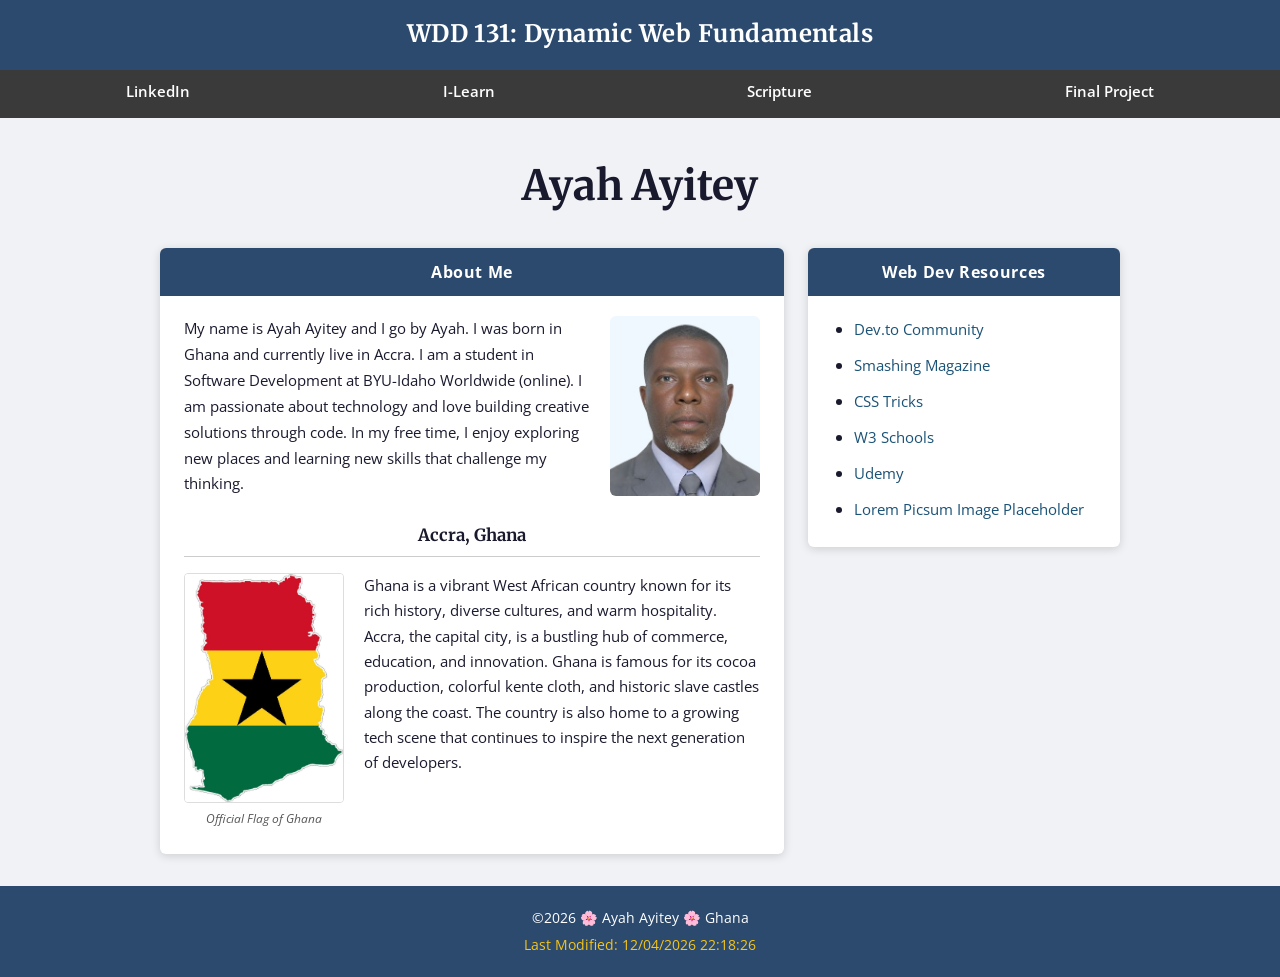
<file: index.html>
<!DOCTYPE html>
<html lang="en">
  <head>
    <meta charset="UTF-8" />
    <meta name="viewport" content="width=device-width, initial-scale=1.0" />
    <title>WDD 131 – Dynamic Web Fundamentals – Ayah Ayitey</title>
    <meta
      name="description"
      content="WDD 131 – Dynamic Web Fundamentals. Ayah Ayitey. BYU-Idaho Worldwide student from Accra, Ghana exploring HTML, CSS, and JavaScript."
    />
    <meta name="author" content="Ayah Ayitey" />

    <!-- Google Fonts – preconnect + stylesheet link (no @import) -->
    <link rel="preconnect" href="https://fonts.googleapis.com" />
    <link rel="preconnect" href="https://fonts.gstatic.com" crossorigin />
    <link href="https://fonts.googleapis.com/css2?family=Merriweather:wght@400;700&family=Open+Sans:wght@400;600&display=swap" rel="stylesheet" />

    <!-- Main stylesheet -->
    <link rel="stylesheet" href="styles/base.css" />

    <!-- JavaScript – deferred so DOM is ready before execution -->
    <script src="scripts/getdates.js" defer></script>
  </head>

  <body>
    <!-- ===================== HEADER ===================== -->
    <header>
      <span id="course-title">WDD 131: Dynamic Web Fundamentals</span>

      <nav aria-label="Primary navigation">
        <a href="https://www.linkedin.com/" target="_blank" rel="noopener noreferrer">LinkedIn</a>
        <a href="https://byupw.instructure.com/" target="_blank" rel="noopener noreferrer">I-Learn</a>
        <a
          href="https://www.churchofjesuschrist.org/study/scriptures/bofm/1-ne/3?lang=eng&id=p7#p7"
          target="_blank"
          rel="noopener noreferrer"
          >Scripture</a
        >
        <a href="project/" aria-label="Final Project folder (placeholder)">Final Project</a>
      </nav>
    </header>

    <!-- ===================== MAIN ===================== -->
    <main>
      <h1>Ayah Ayitey</h1>

      <div class="cards-grid">

        <!-- ── Card 1: About Me ── -->
        <section class="card" id="about-card">
          <div class="card-header">
            <h2>About Me</h2>
          </div>
          <div class="card-body">

            <!-- Bio row: text + portrait -->
            <div class="bio-row">
              <p>
                My name is Ayah Ayitey and I go by Ayah. I was born in Ghana and currently live
                in Accra. I am a student in Software Development at BYU-Idaho Worldwide (online).
                I am passionate about technology and love building creative solutions through code.
                In my free time, I enjoy exploring new places and learning new skills that
                challenge my thinking.
              </p>
              <figure class="portrait">
                <img
                  src="images/ayah-ayitey.jpg"
                  alt="Portrait of Ayah Ayitey"
                  width="150"
                  height="180"
                  loading="eager"
                />
              </figure>
            </div>

            <!-- Hometown section -->
            <div class="hometown">
              <h3>Accra, Ghana</h3>
              <hr />
              <div class="hometown-row">
                <figure class="flag">
                  <img
                    src="images/ghana.jpg"
                    alt="Flag of Ghana"
                    width="160"
                    loading="lazy"
                  />
                  <figcaption>Official Flag of Ghana</figcaption>
                </figure>
                <p>
                  Ghana is a vibrant West African country known for its rich history, diverse
                  cultures, and warm hospitality. Accra, the capital city, is a bustling hub of
                  commerce, education, and innovation. Ghana is famous for its cocoa production,
                  colorful kente cloth, and historic slave castles along the coast. The country
                  is also home to a growing tech scene that continues to inspire the next
                  generation of developers.
                </p>
              </div>
            </div>

          </div><!-- /.card-body -->
        </section>

        <!-- ── Card 2: Web Dev Resources ── -->
        <section class="card" id="resources-card">
          <div class="card-header">
            <h2>Web Dev Resources</h2>
          </div>
          <div class="card-body">
            <ul class="resource-list">
              <li><a href="https://dev.to/" target="_blank" rel="noopener noreferrer">Dev.to Community</a></li>
              <li><a href="https://www.smashingmagazine.com/" target="_blank" rel="noopener noreferrer">Smashing Magazine</a></li>
              <li><a href="https://css-tricks.com/" target="_blank" rel="noopener noreferrer">CSS Tricks</a></li>
              <li><a href="https://www.w3schools.com/" target="_blank" rel="noopener noreferrer">W3 Schools</a></li>
              <li><a href="https://www.udemy.com/" target="_blank" rel="noopener noreferrer">Udemy</a></li>
              <li><a href="https://picsum.photos/" target="_blank" rel="noopener noreferrer">Lorem Picsum Image Placeholder</a></li>
            </ul>
          </div>
        </section>

      </div><!-- /.cards-grid -->
    </main>

    <!-- ===================== FOOTER ===================== -->
    <footer>
      <p>
        &copy;<span id="currentyear"></span> 🌸 Ayah Ayitey 🌸 Ghana
      </p>
      <p id="lastModified"></p>
    </footer>
  </body>
</html>
</file>
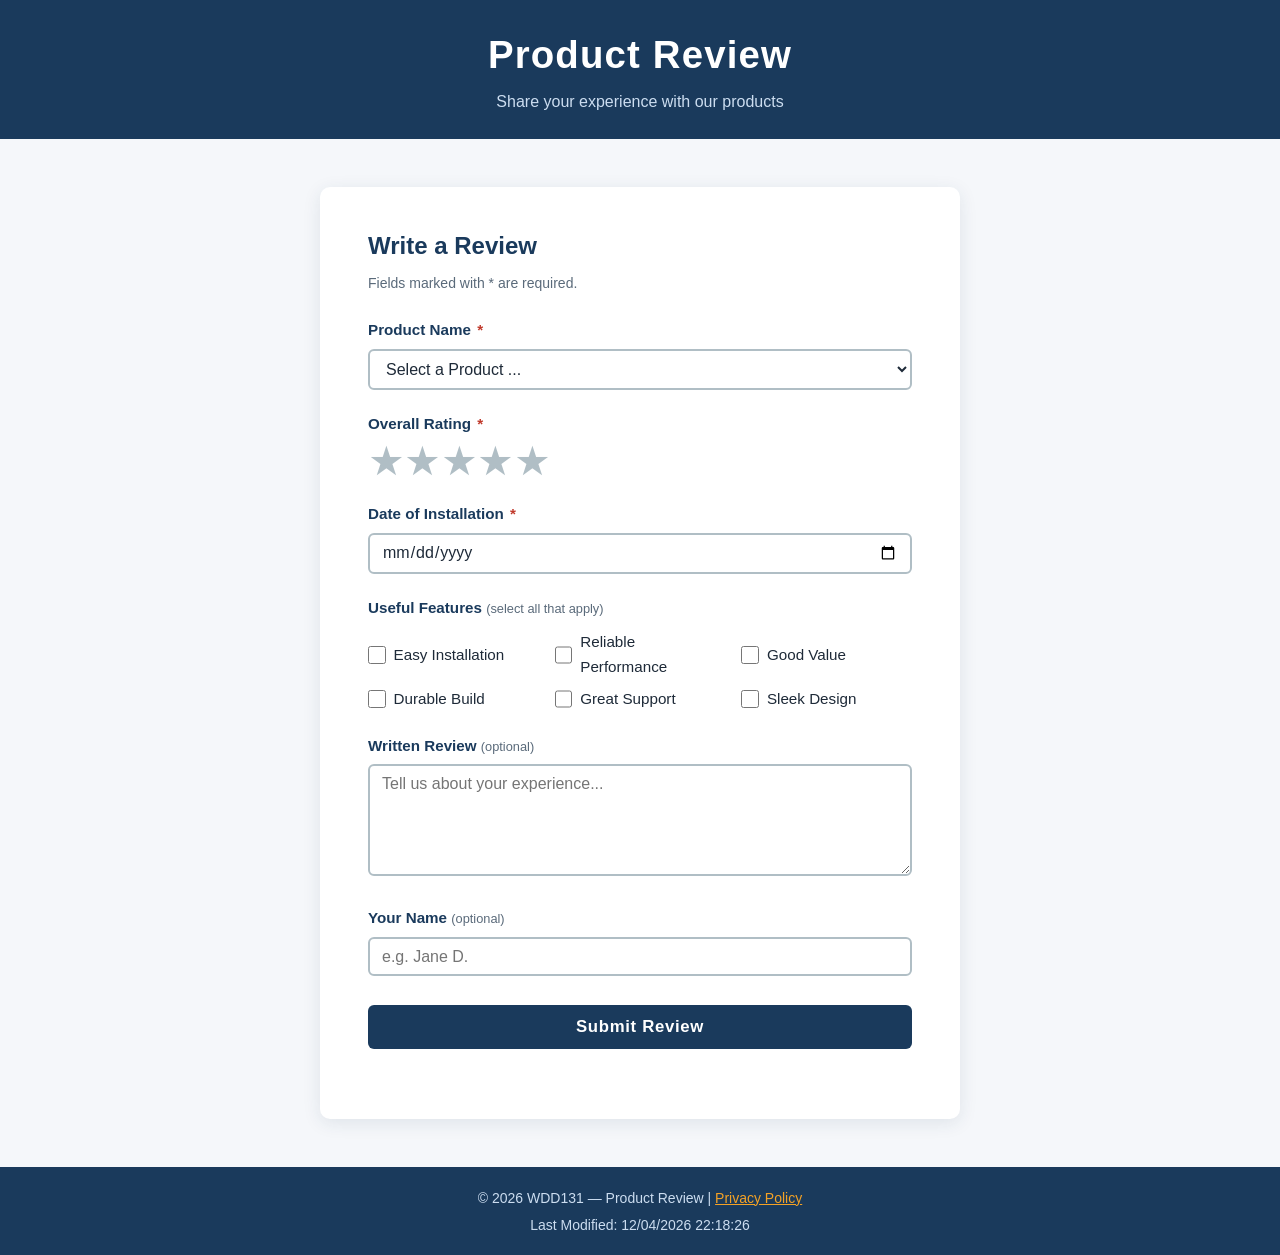
<file: form.html>
<!DOCTYPE html>
<html lang="en">
<head>
  <meta charset="UTF-8">
  <meta name="viewport" content="width=device-width, initial-scale=1.0">
  <meta name="description" content="Submit a product review for our featured products. Share your experience and help others make informed decisions.">
  <meta name="author" content="Student Name">
  <title>Product Review Form | WDD131</title>
  <link rel="stylesheet" href="styles/form.css">
  <script src="scripts/form.js" defer></script>
</head>
<body>
  <header>
    <div class="header-inner">
      <h1>Product Review</h1>
      <p class="tagline">Share your experience with our products</p>
    </div>
  </header>

  <main>
    <section class="form-wrapper">
      <h2>Write a Review</h2>
      <p class="required-note">Fields marked with <span aria-hidden="true">*</span><span class="sr-only">an asterisk</span> are required.</p>

      <form method="get" action="review.html">

        <!-- Product Name -->
        <div class="form-group">
          <label for="product-name">
            Product Name <span class="required-star" aria-hidden="true">*</span>
          </label>
          <select id="product-name" name="product" required>
            <option value="" disabled selected>Select a Product ...</option>
            <!-- Options populated by JavaScript -->
          </select>
        </div>

        <!-- Overall Rating -->
        <fieldset class="form-group rating-group">
          <legend>
            Overall Rating <span class="required-star" aria-hidden="true">*</span>
            <span class="sr-only">(required)</span>
          </legend>
          <div class="stars-container">
            <input type="radio" id="star5" name="rating" value="5" required>
            <label for="star5" title="5 stars – Excellent">&#9733;</label>

            <input type="radio" id="star4" name="rating" value="4" required>
            <label for="star4" title="4 stars – Good">&#9733;</label>

            <input type="radio" id="star3" name="rating" value="3" required>
            <label for="star3" title="3 stars – Average">&#9733;</label>

            <input type="radio" id="star2" name="rating" value="2" required>
            <label for="star2" title="2 stars – Poor">&#9733;</label>

            <input type="radio" id="star1" name="rating" value="1" required>
            <label for="star1" title="1 star – Terrible">&#9733;</label>
          </div>
        </fieldset>

        <!-- Date of Installation -->
        <div class="form-group">
          <label for="install-date">
            Date of Installation <span class="required-star" aria-hidden="true">*</span>
          </label>
          <input
            type="date"
            id="install-date"
            name="installdate"
            required
            aria-required="true"
          >
        </div>

        <!-- Useful Features -->
        <fieldset class="form-group checkbox-group">
          <legend>Useful Features <span class="optional-tag">(select all that apply)</span></legend>
          <div class="checkbox-grid">
            <div class="checkbox-item">
              <input type="checkbox" id="feature-easy" name="features" value="easy-install">
              <label for="feature-easy">Easy Installation</label>
            </div>
            <div class="checkbox-item">
              <input type="checkbox" id="feature-reliable" name="features" value="reliable">
              <label for="feature-reliable">Reliable Performance</label>
            </div>
            <div class="checkbox-item">
              <input type="checkbox" id="feature-value" name="features" value="value">
              <label for="feature-value">Good Value</label>
            </div>
            <div class="checkbox-item">
              <input type="checkbox" id="feature-durable" name="features" value="durable">
              <label for="feature-durable">Durable Build</label>
            </div>
            <div class="checkbox-item">
              <input type="checkbox" id="feature-support" name="features" value="support">
              <label for="feature-support">Great Support</label>
            </div>
            <div class="checkbox-item">
              <input type="checkbox" id="feature-design" name="features" value="design">
              <label for="feature-design">Sleek Design</label>
            </div>
          </div>
        </fieldset>

        <!-- Written Review -->
        <div class="form-group">
          <label for="written-review">Written Review <span class="optional-tag">(optional)</span></label>
          <textarea
            id="written-review"
            name="review"
            rows="5"
            placeholder="Tell us about your experience..."
          ></textarea>
        </div>

        <!-- User Name -->
        <div class="form-group">
          <label for="username">Your Name <span class="optional-tag">(optional)</span></label>
          <input
            type="text"
            id="username"
            name="username"
            placeholder="e.g. Jane D."
            autocomplete="name"
          >
        </div>

        <!-- Submit -->
        <div class="form-group submit-group">
          <input type="submit" value="Submit Review">
        </div>

      </form>
    </section>
  </main>

  <footer>
    <div class="footer-inner">
      <p>&copy; <span id="current-year"></span> WDD131 &mdash; Product Review | <a href="#">Privacy Policy</a></p>
      <p>Last Modified: <span id="last-modified"></span></p>
    </div>
  </footer>
</body>
</html>
</file>
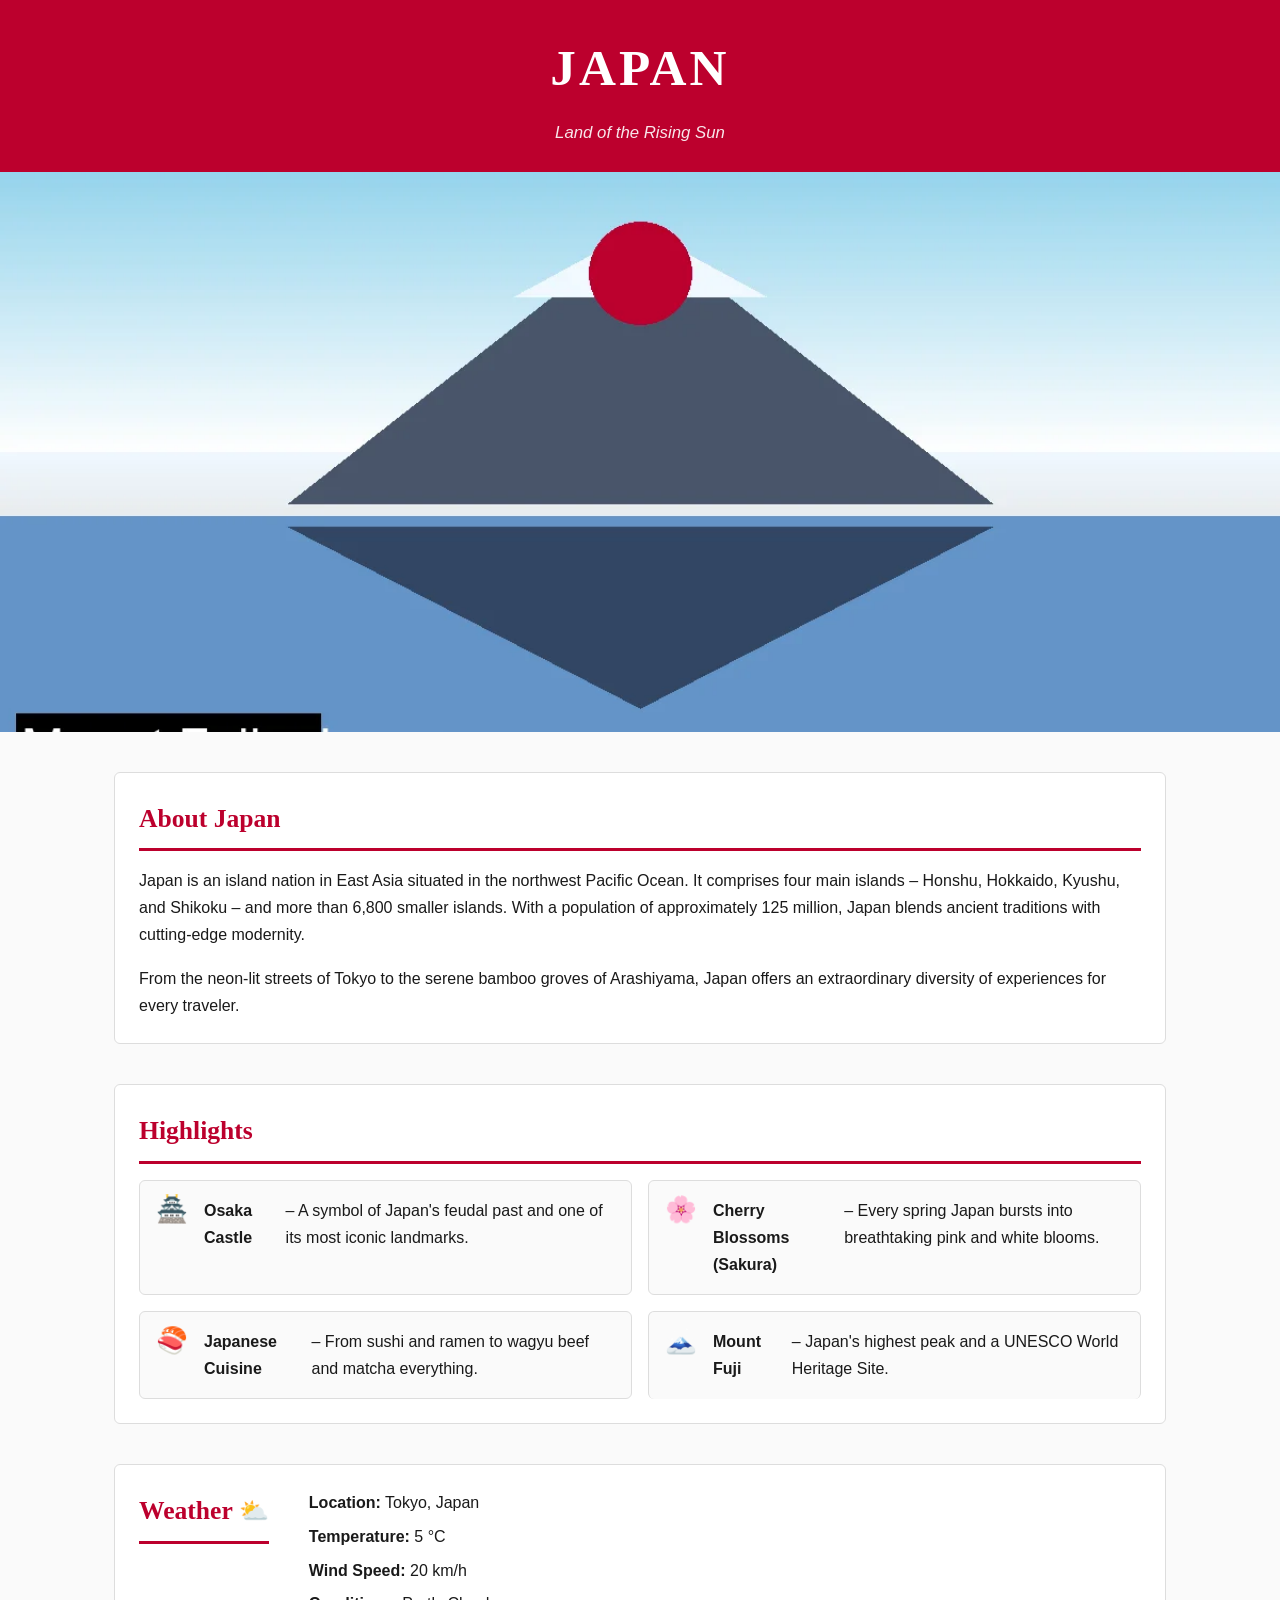
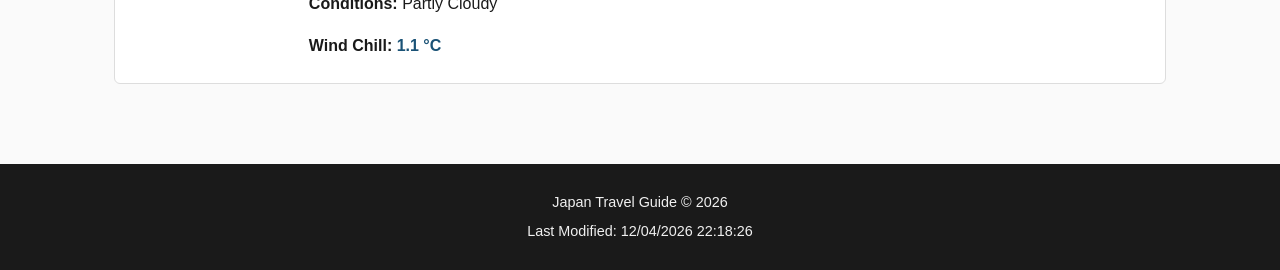
<file: place.html>
<!DOCTYPE html>
<html lang="en">
<head>
  <meta charset="UTF-8">
  <meta name="viewport" content="width=device-width, initial-scale=1.0">
  <meta name="description" content="Discover Japan – land of ancient temples, cherry blossoms, and vibrant modern culture.">
  <meta name="author" content="Your Name">
  <title>Japan – Land of the Rising Sun</title>
  <link rel="stylesheet" href="styles/place.css">
  <script src="scripts/place.js" defer></script>
</head>
<body>

  <!-- ===== HEADER ===== -->
  <header>
    <h1>Japan</h1>
    <p class="tagline">Land of the Rising Sun</p>
  </header>

  <!-- ===== HERO IMAGE (srcset – WebP, two breakpoints) ===== -->
  <div class="hero">
    <picture>
      <!-- Wide viewport ≥ 800 px -->
      <source
        srcset="images/japan-hero-wide.webp 1200w"
        sizes="(min-width: 800px) 1200px"
        media="(min-width: 800px)">
      <!-- Default / mobile -->
      <img
        src="images/japan-hero-mobile.webp"
        srcset="images/japan-hero-mobile.webp 480w, images/japan-hero-wide.webp 1200w"
        sizes="(min-width: 800px) 1200px, 480px"
        alt="Mount Fuji reflected in Kawaguchiko Lake at sunrise, Japan"
        width="1200"
        height="600"
        loading="eager">
    </picture>
  </div>

  <!-- ===== MAIN CONTENT ===== -->
  <main>

    <!-- About -->
    <section class="about">
      <h2>About Japan</h2>
      <p>
        Japan is an island nation in East Asia situated in the northwest Pacific Ocean. It comprises four
        main islands – Honshu, Hokkaido, Kyushu, and Shikoku – and more than 6,800 smaller islands.
        With a population of approximately 125 million, Japan blends ancient traditions with cutting-edge
        modernity.
      </p>
      <p>
        From the neon-lit streets of Tokyo to the serene bamboo groves of Arashiyama, Japan offers an
        extraordinary diversity of experiences for every traveler.
      </p>
    </section>

    <!-- Gallery / Highlights -->
    <section class="highlights">
      <h2>Highlights</h2>
      <ul class="highlight-list">
        <li>
          <span class="highlight-icon" aria-hidden="true">🏯</span>
          <strong>Osaka Castle</strong> – A symbol of Japan's feudal past and one of its most iconic landmarks.
        </li>
        <li>
          <span class="highlight-icon" aria-hidden="true">🌸</span>
          <strong>Cherry Blossoms (Sakura)</strong> – Every spring Japan bursts into breathtaking pink and white blooms.
        </li>
        <li>
          <span class="highlight-icon" aria-hidden="true">🍣</span>
          <strong>Japanese Cuisine</strong> – From sushi and ramen to wagyu beef and matcha everything.
        </li>
        <li>
          <span class="highlight-icon" aria-hidden="true">🗻</span>
          <strong>Mount Fuji</strong> – Japan's highest peak and a UNESCO World Heritage Site.
        </li>
      </ul>
    </section>

    <!-- Weather -->
    <section class="weather">
      <h2 class="weather-heading">Weather</h2>
      <!-- Mobile: SVG icon; Desktop: pseudo-element emoticon via CSS -->
      <div class="weather-icon-mobile">
        <!-- Partly cloudy SVG icon -->
        <svg xmlns="http://www.w3.org/2000/svg"
             viewBox="0 0 24 24"
             width="64"
             height="64"
             role="img"
             aria-labelledby="svgWeatherTitle">
          <title id="svgWeatherTitle">Partly Cloudy</title>
          <!-- Sun circle -->
          <circle cx="12" cy="7" r="3" fill="#f5a623"/>
          <!-- Sun rays -->
          <line x1="12" y1="2" x2="12" y2="4"     stroke="#f5a623" stroke-width="1.5" stroke-linecap="round"/>
          <line x1="12" y1="10" x2="12" y2="12"   stroke="#f5a623" stroke-width="1.5" stroke-linecap="round"/>
          <line x1="5"  y1="7"  x2="7"  y2="7"    stroke="#f5a623" stroke-width="1.5" stroke-linecap="round"/>
          <line x1="17" y1="7"  x2="19" y2="7"    stroke="#f5a623" stroke-width="1.5" stroke-linecap="round"/>
          <line x1="7.1" y1="2.1" x2="8.5" y2="3.5" stroke="#f5a623" stroke-width="1.5" stroke-linecap="round"/>
          <line x1="15.5" y1="3.5" x2="16.9" y2="2.1" stroke="#f5a623" stroke-width="1.5" stroke-linecap="round"/>
          <!-- Cloud -->
          <path d="M6 17a4 4 0 0 1 0-8 4.5 4.5 0 0 1 8.9-.5A3.5 3.5 0 1 1 17.5 17H6Z"
                fill="#b0c4de" stroke="#7a9abf" stroke-width="0.5"/>
        </svg>
      </div>

      <div class="weather-details">
        <p><strong>Location:</strong> Tokyo, Japan</p>
        <p><strong>Temperature:</strong> <span id="temperature">5</span> °C</p>
        <p><strong>Wind Speed:</strong> <span id="windspeed">20</span> km/h</p>
        <p><strong>Conditions:</strong> Partly Cloudy</p>
        <p class="wind-chill-row">
          <strong>Wind Chill:</strong>
          <span id="wind-chill">--</span>
        </p>
      </div>
    </section>

  </main>

  <!-- ===== FOOTER ===== -->
  <footer>
    <p>Japan Travel Guide &copy; <span id="currentYear"></span></p>
    <p>Last Modified: <span id="lastModified"></span></p>
  </footer>

</body>
</html>
</file>
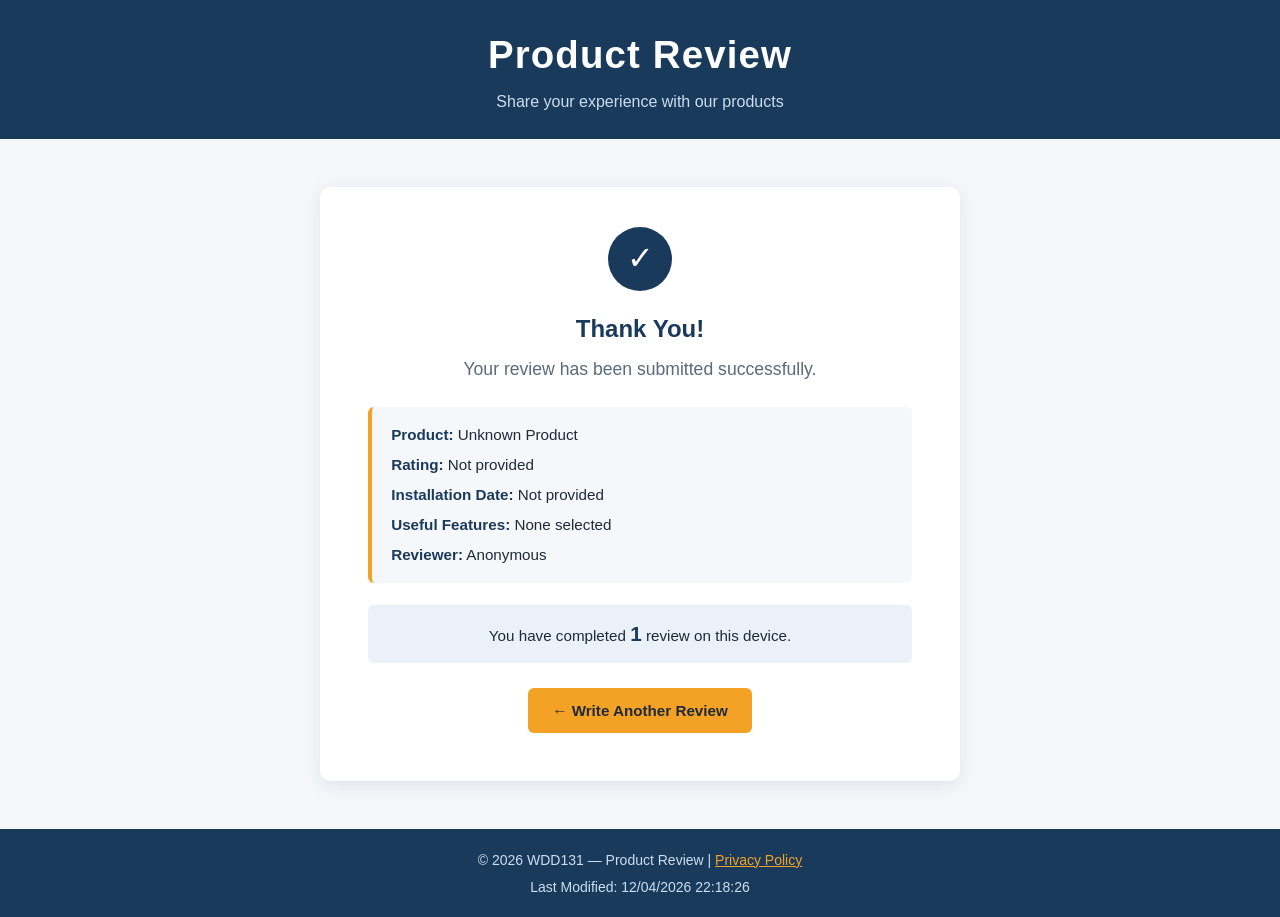
<file: review.html>
<!DOCTYPE html>
<html lang="en">
<head>
  <meta charset="UTF-8" />
  <meta name="viewport" content="width=device-width, initial-scale=1.0" />
  <title>Review Submitted | WDD131</title>
  <meta name="description" content="Thank you for submitting your product review. Your feedback helps our community." />
  <link rel="stylesheet" href="styles/form.css" />
  <script src="scripts/review.js" defer></script>
</head>
<body>
  <header>
    <div class="header-inner">
      <h1>Product Review</h1>
      <p class="tagline">Share your experience with our products</p>
    </div>
  </header>

  <main>
    <section class="confirmation-wrapper">
      <div class="confirmation-card">
        <div class="check-icon" aria-hidden="true">&#10003;</div>
        <h2>Thank You!</h2>
        <p class="confirm-message">Your review has been submitted successfully.</p>

        <div class="review-summary" id="review-summary">
          <!-- Populated by review.js -->
        </div>

        <div class="review-counter">
          <p>You have completed <strong><span id="review-count">0</span></strong> review<span id="review-plural"></span> on this device.</p>
        </div>

        <a href="form.html" class="btn-back">&#8592; Write Another Review</a>
      </div>
    </section>
  </main>

  <footer>
    <div class="footer-inner">
      <p>&copy; <span id="current-year"></span> WDD131 &mdash; Product Review | <a href="#">Privacy Policy</a></p>
      <p>Last Modified: <span id="last-modified"></span></p>
    </div>
  </footer>

</body>
</html>
</file>
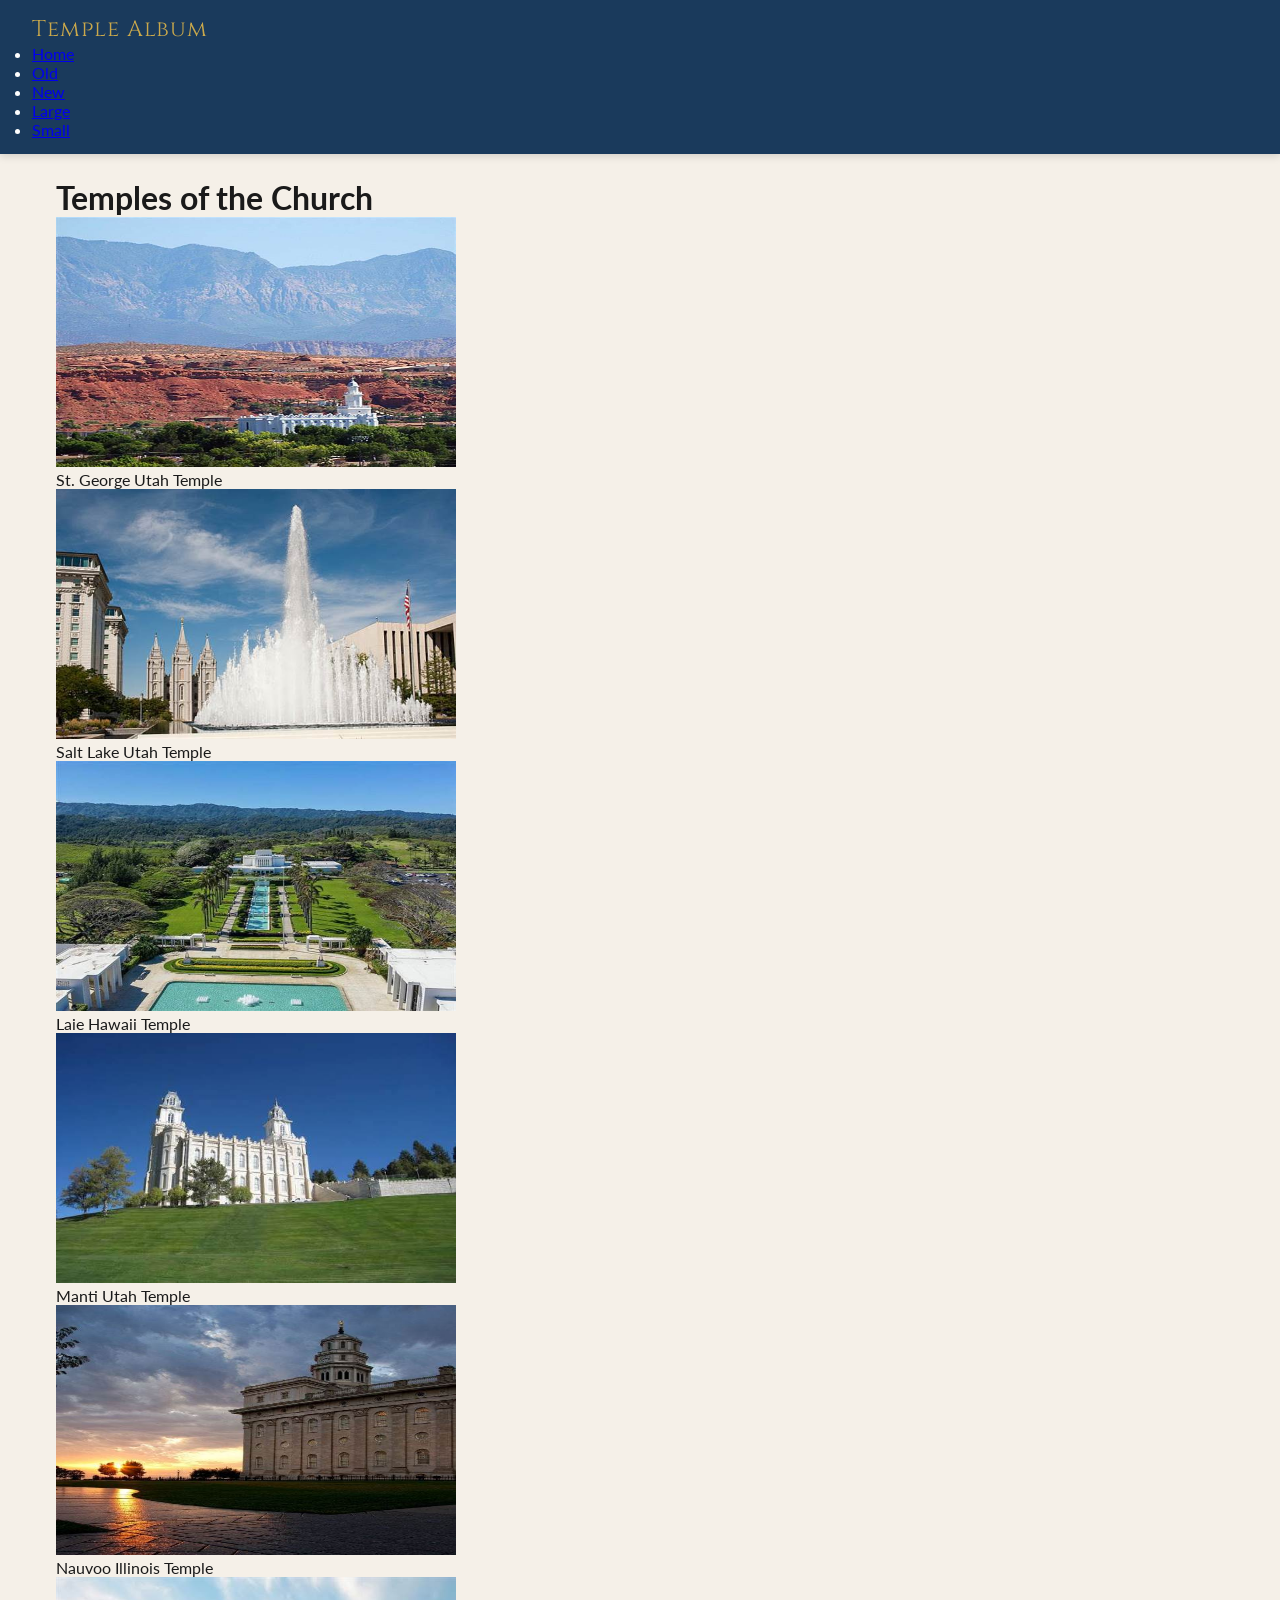
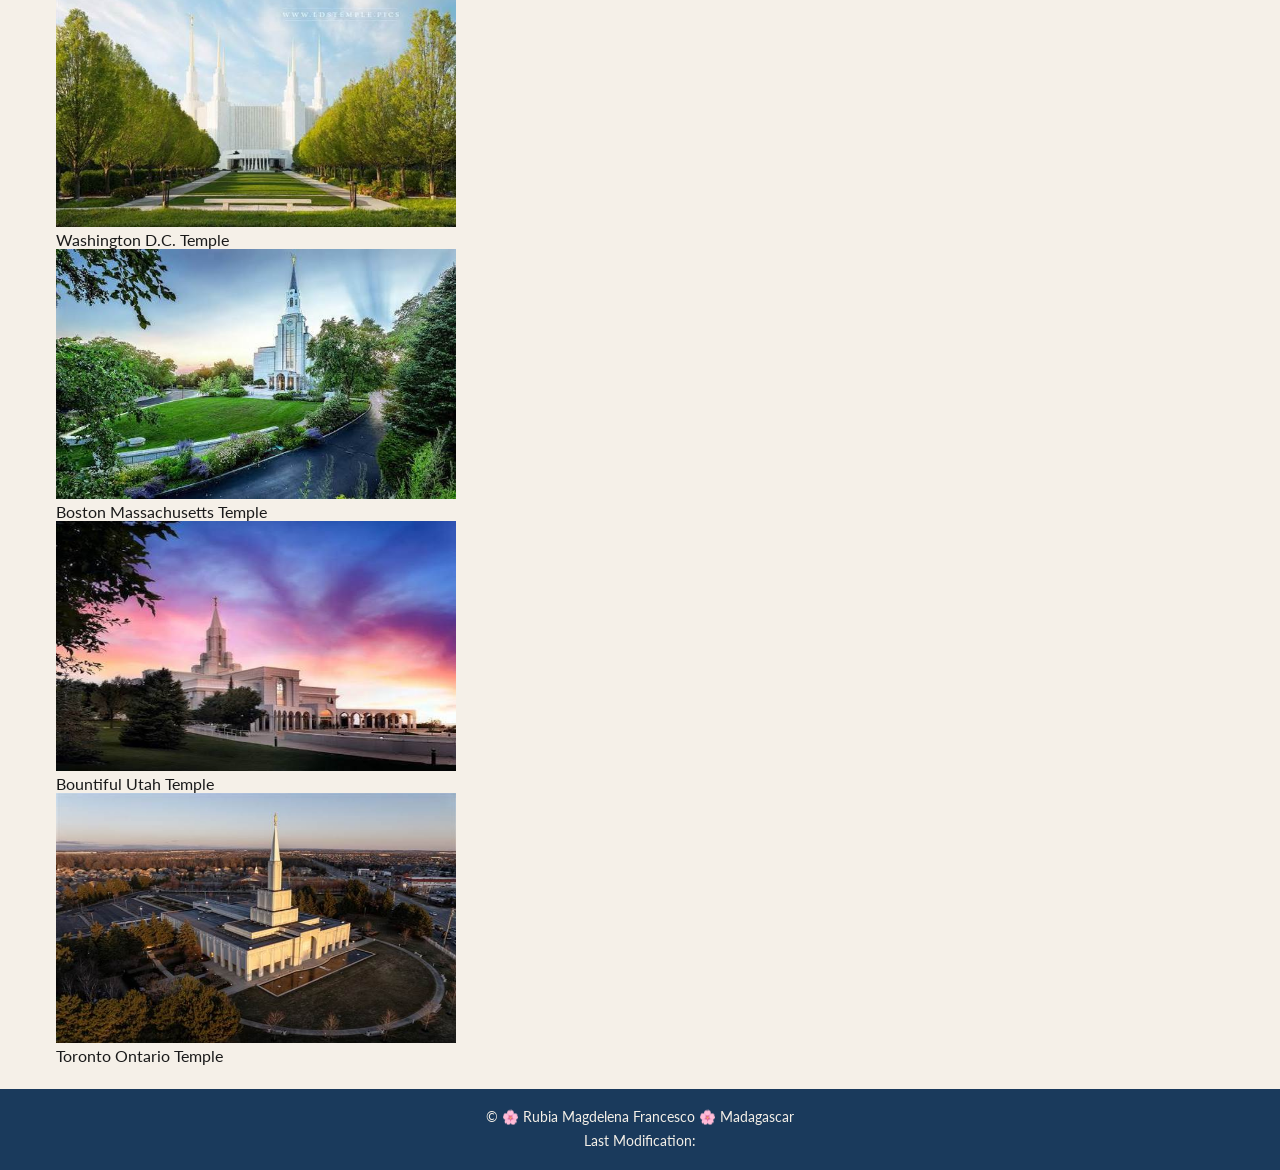
<file: temples.html>
<!DOCTYPE html>
<html lang="en">
<head>
  <meta charset="UTF-8" />
  <meta name="viewport" content="width=device-width, initial-scale=1.0" />
  <meta name="description" content="A responsive temple album showcasing beautiful LDS temples around the world." />
  <meta name="author" content="Rubia Magdelena Francesco" />
  <title>Temple Album</title>

  <!-- Google Fonts -->
  <link rel="preconnect" href="https://fonts.googleapis.com" />
  <link rel="preconnect" href="https://fonts.gstatic.com" crossorigin />
  <link href="https://fonts.googleapis.com/css2?family=Cinzel:wght@400;600&family=Lato:wght@300;400;700&display=swap" rel="stylesheet" />

  <!-- Mobile-first base styles -->
  <link rel="stylesheet" href="styles/temples.css" />
  <!-- Larger view overrides -->
  <link rel="stylesheet" href="styles/temples-large.css" media="(min-width: 640px)" />

  <!-- Deferred JavaScript -->
  <script src="scripts/temples.js" defer></script>
</head>
<body>

  <!-- ========== HEADER ========== -->
  <header>
    <div class="header-inner">
      <p class="site-title">Temple Album</p>
      <button id="hamburger-btn" class="hamburger" aria-label="Toggle navigation menu" aria-expanded="false" aria-controls="main-nav">
        &#9776;
      </button>
      <nav id="main-nav" aria-label="Main navigation">
        <ul>
          <li><a href="#">Home</a></li>
          <li><a href="#">Old</a></li>
          <li><a href="#">New</a></li>
          <li><a href="#">Large</a></li>
          <li><a href="#">Small</a></li>
        </ul>
      </nav>
    </div>
  </header>

  <!-- ========== MAIN ========== -->
  <main>
    <h1>Temples of the Church</h1>

    <div class="gallery">

      <figure>
        <img
          src="images/st-george-utah-temple.jpg"
          alt="St. George Utah Temple surrounded by red rock scenery and mountains"
          loading="lazy"
          width="400"
          height="250"
        />
        <figcaption>St. George Utah Temple</figcaption>
      </figure>

      <figure>
        <img
          src="images/salt-lake-utah-temple.jpg"
          alt="Salt Lake Utah Temple with fountains in the foreground"
          loading="lazy"
          width="400"
          height="250"
        />
        <figcaption>Salt Lake Utah Temple</figcaption>
      </figure>

      <figure>
        <img
          src="images/laie-hawaii-temple.jpg"
          alt="Laie Hawaii Temple aerial view with lush gardens and reflecting pool"
          loading="lazy"
          width="400"
          height="250"
        />
        <figcaption>Laie Hawaii Temple</figcaption>
      </figure>

      <figure>
        <img
          src="images/manti-utah-temple.jpg"
          alt="Manti Utah Temple on a green hill against a blue sky"
          loading="lazy"
          width="400"
          height="250"
        />
        <figcaption>Manti Utah Temple</figcaption>
      </figure>

      <figure>
        <img
          src="images/nauvoo-illinois-temple.jpg"
          alt="Nauvoo Illinois Temple at sunset with golden light on the walkway"
          loading="lazy"
          width="400"
          height="250"
        />
        <figcaption>Nauvoo Illinois Temple</figcaption>
      </figure>

      <figure>
        <img
          src="images/washington-dc-temple.jpg"
          alt="Washington D.C. Temple with six spires along a tree-lined walkway"
          loading="lazy"
          width="400"
          height="250"
        />
        <figcaption>Washington D.C. Temple</figcaption>
      </figure>

      <figure>
        <img
          src="images/boston-ma-temple.jpg"
          alt="Boston Massachusetts Temple surrounded by lush green trees and curved driveway"
          loading="lazy"
          width="400"
          height="250"
        />
        <figcaption>Boston Massachusetts Temple</figcaption>
      </figure>

      <figure>
        <img
          src="images/bountiful-utah-temple.jpg"
          alt="Bountiful Utah Temple against a colorful purple and pink sunset sky"
          loading="lazy"
          width="400"
          height="250"
        />
        <figcaption>Bountiful Utah Temple</figcaption>
      </figure>

      <figure>
        <img
          src="images/toronto-ontario-temple.jpg"
          alt="Toronto Ontario Temple aerial view at golden hour with suburban surroundings"
          loading="lazy"
          width="400"
          height="250"
        />
        <figcaption>Toronto Ontario Temple</figcaption>
      </figure>

    </div><!-- /.gallery -->
  </main>

  <!-- ========== FOOTER ========== -->
  <footer>
    <p>&copy;<span id="current-year"></span> &#x1F338; Rubia Magdelena Francesco &#x1F338; Madagascar</p>
    <p>Last Modification: <span id="last-modified"></span></p>
  </footer>

</body>
</html>
</file>
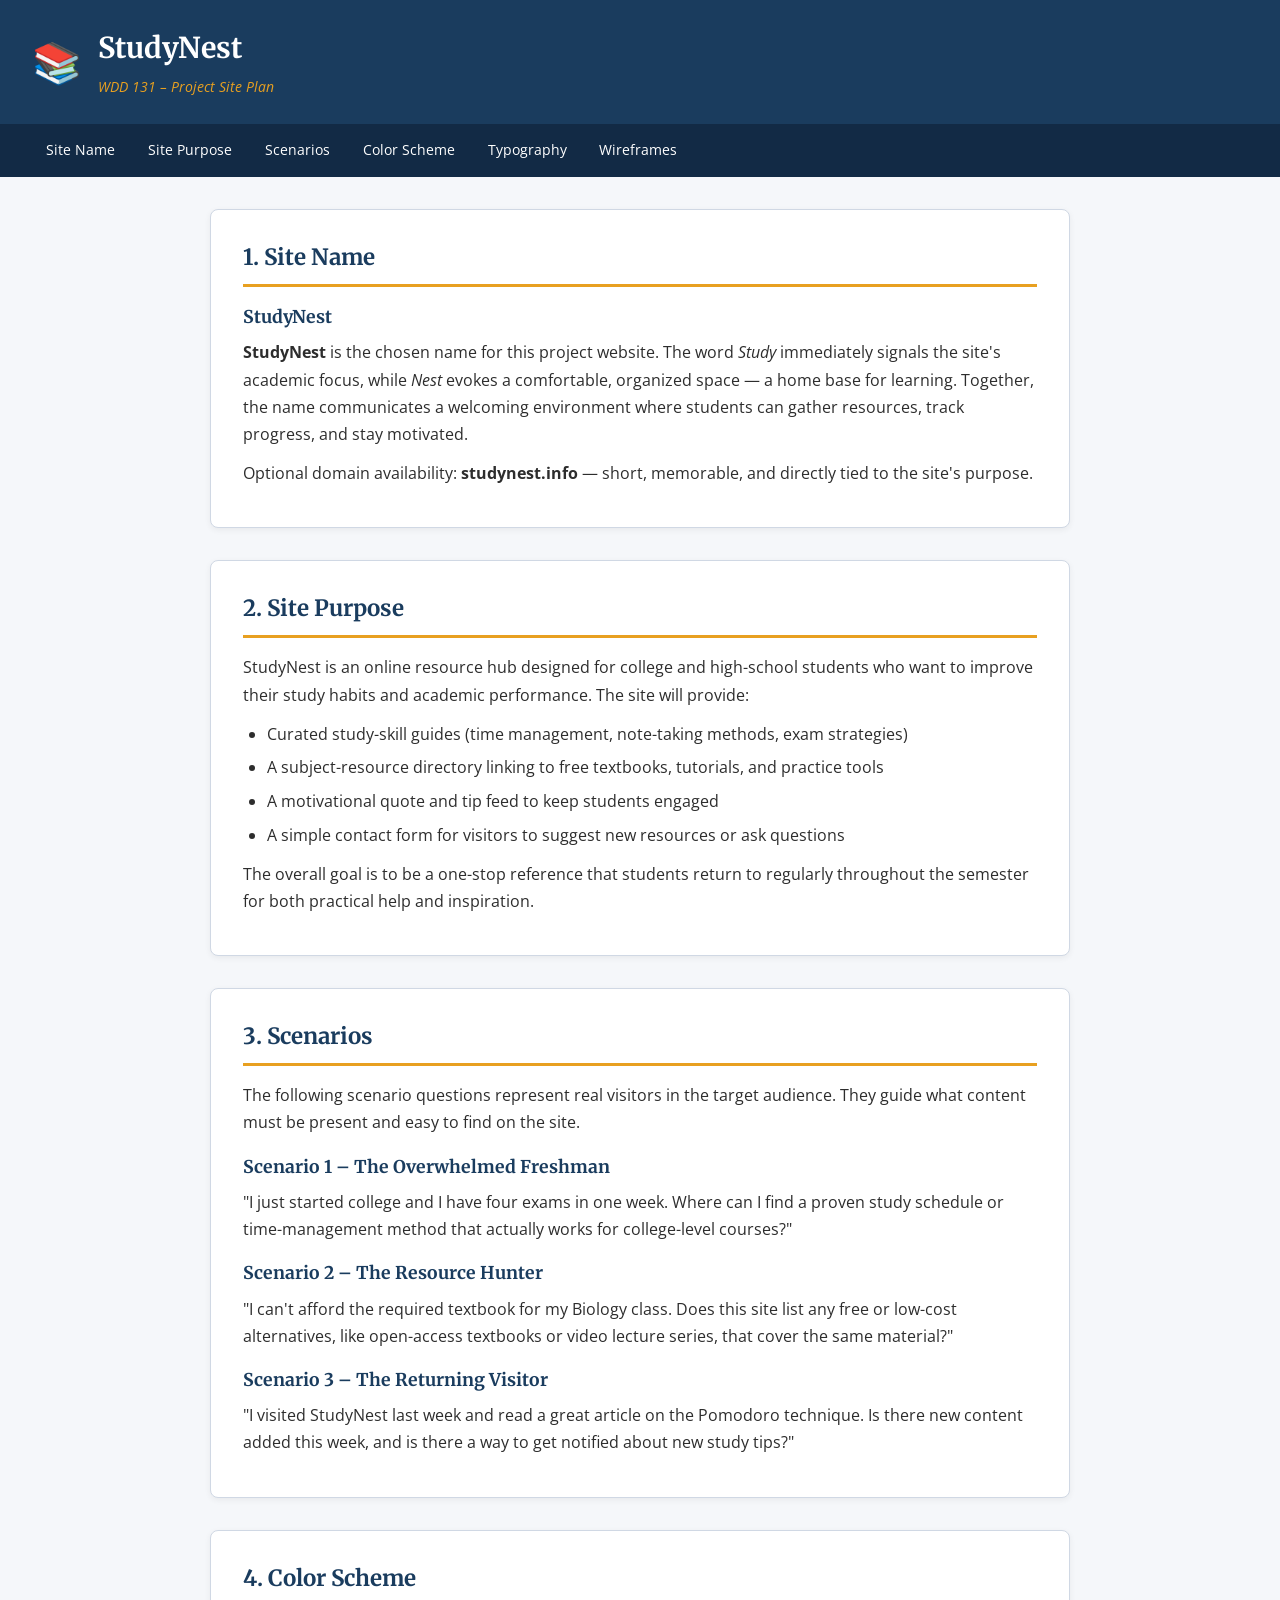
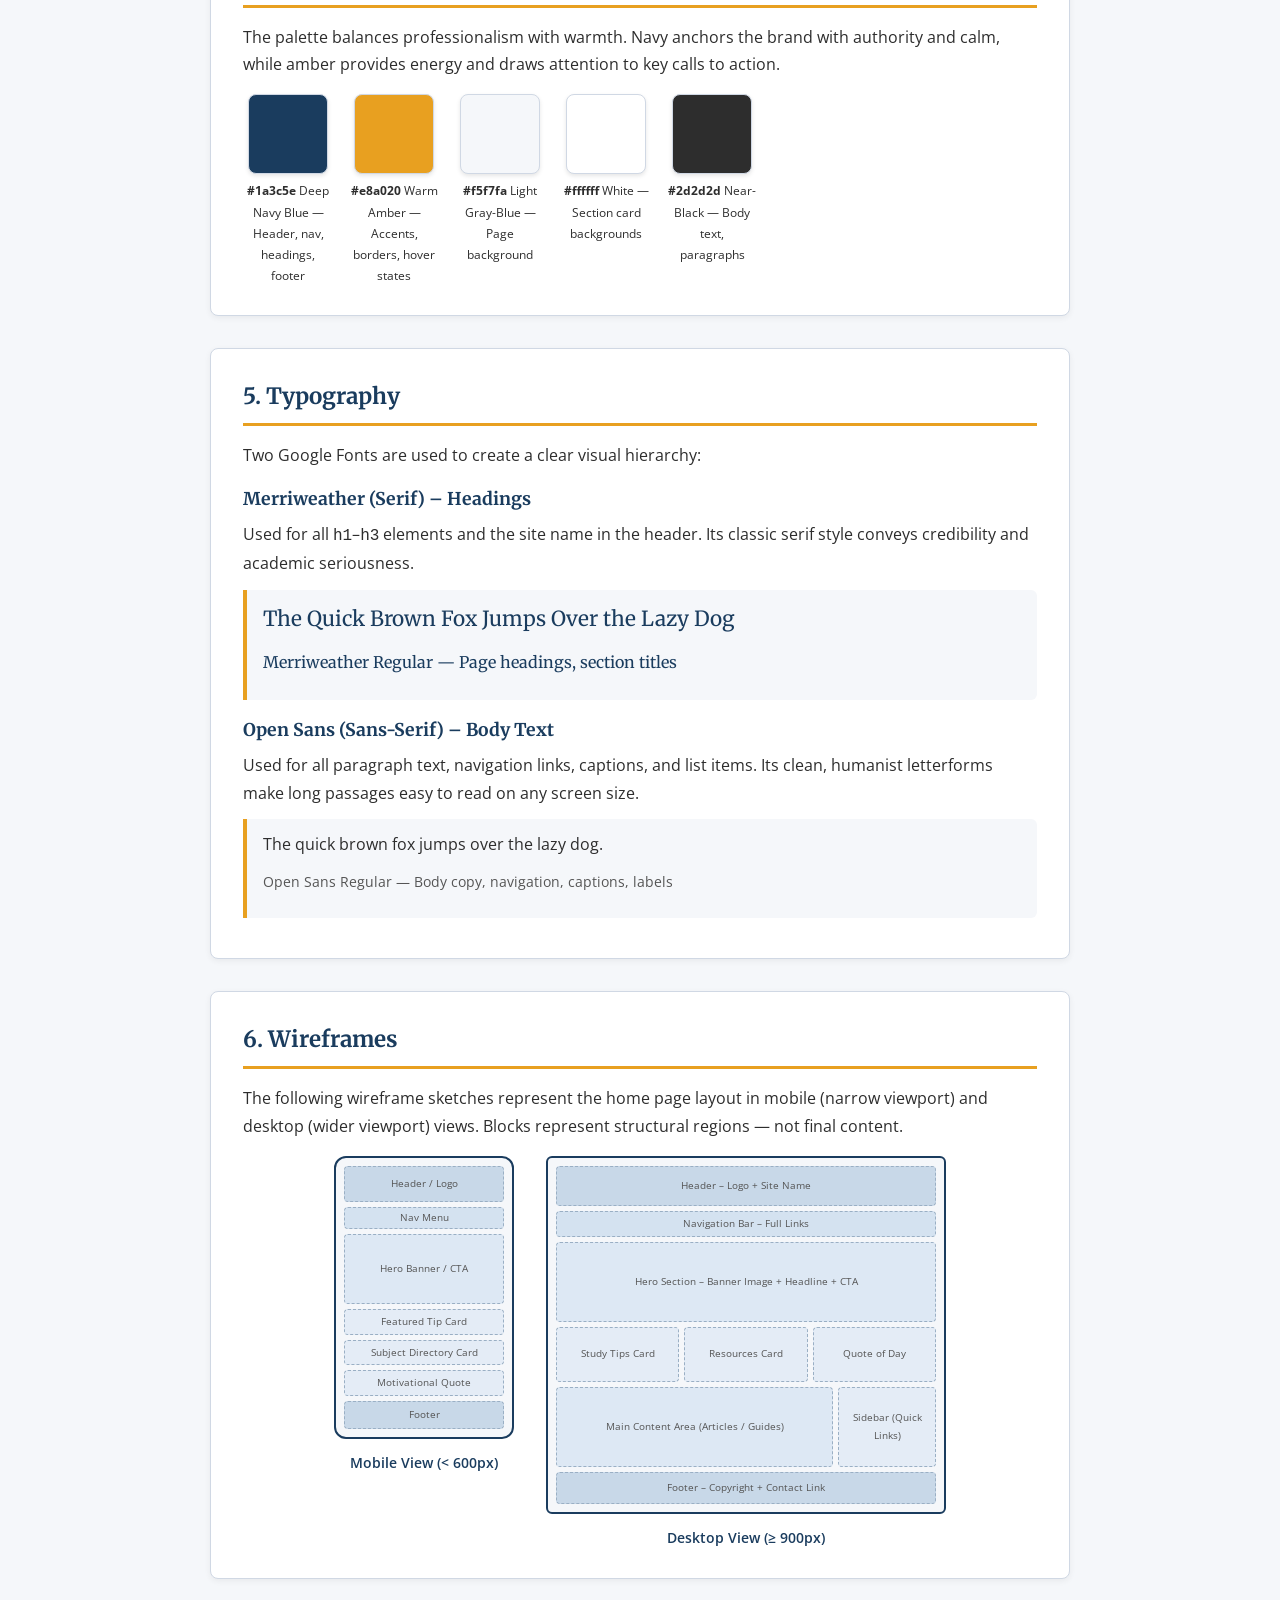
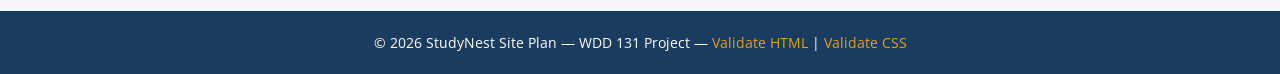
<file: project/siteplan.html>
<!DOCTYPE html>
<html lang="en">
<head>
  <meta charset="UTF-8">
  <meta name="viewport" content="width=device-width, initial-scale=1.0">
  <meta name="description" content="StudyNest site plan for WDD 131 project — outlines the site name, purpose, scenarios, color scheme, typography, and wireframes.">
  <meta name="author" content="Student Name">
  <title>Site Plan – StudyNest</title>

  <!-- Google Fonts: preconnect first, then stylesheet -->
  <link rel="preconnect" href="https://fonts.googleapis.com">
  <link rel="preconnect" href="https://fonts.gstatic.com" crossorigin>
  <link href="https://fonts.googleapis.com/css2?family=Merriweather:wght@400;700&family=Open+Sans:wght@400;600&display=swap" rel="stylesheet">

  <link rel="stylesheet" href="siteplan.css">
</head>
<body>

  <!-- ===== HEADER ===== -->
  <header>
    <div class="logo" role="img" aria-label="StudyNest logo">📚</div>
    <div class="site-title-group">
      <h1>StudyNest</h1>
      <p>WDD 131 – Project Site Plan</p>
    </div>
  </header>

  <!-- ===== NAV ===== -->
  <nav aria-label="Site plan sections">
    <ul>
      <li><a href="#site-name">Site Name</a></li>
      <li><a href="#site-purpose">Site Purpose</a></li>
      <li><a href="#scenarios">Scenarios</a></li>
      <li><a href="#color-scheme">Color Scheme</a></li>
      <li><a href="#typography">Typography</a></li>
      <li><a href="#wireframes">Wireframes</a></li>
    </ul>
  </nav>

  <!-- ===== MAIN CONTENT ===== -->
  <main>

    <!-- 1. SITE NAME -->
    <section id="site-name">
      <h2>1. Site Name</h2>
      <h3>StudyNest</h3>
      <p>
        <strong>StudyNest</strong> is the chosen name for this project website. The word
        <em>Study</em> immediately signals the site's academic focus, while <em>Nest</em>
        evokes a comfortable, organized space — a home base for learning. Together, the name
        communicates a welcoming environment where students can gather resources, track
        progress, and stay motivated.
      </p>
      <p>
        Optional domain availability: <strong>studynest.info</strong> — short, memorable,
        and directly tied to the site's purpose.
      </p>
    </section>

    <!-- 2. SITE PURPOSE -->
    <section id="site-purpose">
      <h2>2. Site Purpose</h2>
      <p>
        StudyNest is an online resource hub designed for college and high-school students who
        want to improve their study habits and academic performance. The site will provide:
      </p>
      <ul>
        <li>Curated study-skill guides (time management, note-taking methods, exam strategies)</li>
        <li>A subject-resource directory linking to free textbooks, tutorials, and practice tools</li>
        <li>A motivational quote and tip feed to keep students engaged</li>
        <li>A simple contact form for visitors to suggest new resources or ask questions</li>
      </ul>
      <p>
        The overall goal is to be a one-stop reference that students return to regularly
        throughout the semester for both practical help and inspiration.
      </p>
    </section>

    <!-- 3. SCENARIOS -->
    <section id="scenarios">
      <h2>3. Scenarios</h2>
      <p>
        The following scenario questions represent real visitors in the target audience.
        They guide what content must be present and easy to find on the site.
      </p>

      <h3>Scenario 1 – The Overwhelmed Freshman</h3>
      <p>
        "I just started college and I have four exams in one week. Where can I find a proven
        study schedule or time-management method that actually works for college-level courses?"
      </p>

      <h3>Scenario 2 – The Resource Hunter</h3>
      <p>
        "I can't afford the required textbook for my Biology class. Does this site list any
        free or low-cost alternatives, like open-access textbooks or video lecture series,
        that cover the same material?"
      </p>

      <h3>Scenario 3 – The Returning Visitor</h3>
      <p>
        "I visited StudyNest last week and read a great article on the Pomodoro technique.
        Is there new content added this week, and is there a way to get notified about
        new study tips?"
      </p>
    </section>

    <!-- 4. COLOR SCHEME -->
    <section id="color-scheme">
      <h2>4. Color Scheme</h2>
      <p>
        The palette balances professionalism with warmth. Navy anchors the brand with
        authority and calm, while amber provides energy and draws attention to key calls
        to action.
      </p>

      <div class="color-swatches">

        <div class="swatch">
          <div class="swatch-box swatch-primary"></div>
          <span><strong>#1a3c5e</strong> Deep Navy Blue — Header, nav, headings, footer</span>
        </div>

        <div class="swatch">
          <div class="swatch-box swatch-secondary"></div>
          <span><strong>#e8a020</strong> Warm Amber — Accents, borders, hover states</span>
        </div>

        <div class="swatch">
          <div class="swatch-box swatch-bg"></div>
          <span><strong>#f5f7fa</strong> Light Gray-Blue — Page background</span>
        </div>

        <div class="swatch">
          <div class="swatch-box swatch-surface"></div>
          <span><strong>#ffffff</strong> White — Section card backgrounds</span>
        </div>

        <div class="swatch">
          <div class="swatch-box swatch-text"></div>
          <span><strong>#2d2d2d</strong> Near-Black — Body text, paragraphs</span>
        </div>

      </div>
    </section>

    <!-- 5. TYPOGRAPHY -->
    <section id="typography">
      <h2>5. Typography</h2>
      <p>Two Google Fonts are used to create a clear visual hierarchy:</p>

      <h3>Merriweather (Serif) – Headings</h3>
      <p>
        Used for all <code>h1</code>–<code>h3</code> elements and the site name in the
        header. Its classic serif style conveys credibility and academic seriousness.
      </p>
      <div class="font-sample">
        <p class="sample-heading">The Quick Brown Fox Jumps Over the Lazy Dog</p>
        <p class="sample-heading-small">Merriweather Regular — Page headings, section titles</p>
      </div>

      <h3>Open Sans (Sans-Serif) – Body Text</h3>
      <p>
        Used for all paragraph text, navigation links, captions, and list items.
        Its clean, humanist letterforms make long passages easy to read on any screen size.
      </p>
      <div class="font-sample">
        <p class="sample-body">The quick brown fox jumps over the lazy dog.</p>
        <p class="sample-body-small">Open Sans Regular — Body copy, navigation, captions, labels</p>
      </div>
    </section>

    <!-- 6. WIREFRAMES -->
    <section id="wireframes">
      <h2>6. Wireframes</h2>
      <p>
        The following wireframe sketches represent the home page layout in mobile
        (narrow viewport) and desktop (wider viewport) views. Blocks represent
        structural regions — not final content.
      </p>

      <div class="wireframes">

        <!-- Mobile Wireframe -->
        <figure class="wireframe-figure">
          <div class="wireframe-mobile">

            <div class="wf-block wf-header">Header / Logo</div>
            <div class="wf-block wf-nav">Nav Menu</div>
            <div class="wf-block wf-hero">Hero Banner / CTA</div>
            <div class="wf-block wf-card-md">Featured Tip Card</div>
            <div class="wf-block wf-card-md">Subject Directory Card</div>
            <div class="wf-block wf-card-md">Motivational Quote</div>
            <div class="wf-block wf-footer">Footer</div>

          </div>
          <figcaption>Mobile View (&lt; 600px)</figcaption>
        </figure>

        <!-- Desktop Wireframe -->
        <figure class="wireframe-figure">
          <div class="wireframe-desktop">

            <div class="wf-block wf-header-lg">Header – Logo + Site Name</div>
            <div class="wf-block wf-nav-lg">Navigation Bar – Full Links</div>
            <div class="wf-block wf-hero-lg">Hero Section – Banner Image + Headline + CTA</div>

            <div class="wf-card-row">
              <div class="wf-block wf-card">Study Tips Card</div>
              <div class="wf-block wf-card">Resources Card</div>
              <div class="wf-block wf-card">Quote of Day</div>
            </div>

            <div class="wf-main-row">
              <div class="wf-block wf-content">Main Content Area (Articles / Guides)</div>
              <div class="wf-block wf-sidebar">Sidebar (Quick Links)</div>
            </div>

            <div class="wf-block wf-footer-lg">Footer – Copyright + Contact Link</div>

          </div>
          <figcaption>Desktop View (≥ 900px)</figcaption>
        </figure>

      </div>
    </section>

  </main>

  <!-- ===== FOOTER ===== -->
  <footer>
    <p>
      &copy; 2026 StudyNest Site Plan &mdash; WDD 131 Project &mdash;
      <a href="https://validator.w3.org/nu/" target="_blank" rel="noopener">Validate HTML</a> |
      <a href="https://jigsaw.w3.org/css-validator/" target="_blank" rel="noopener">Validate CSS</a>
    </p>
  </footer>

</body>
</html>
</file>
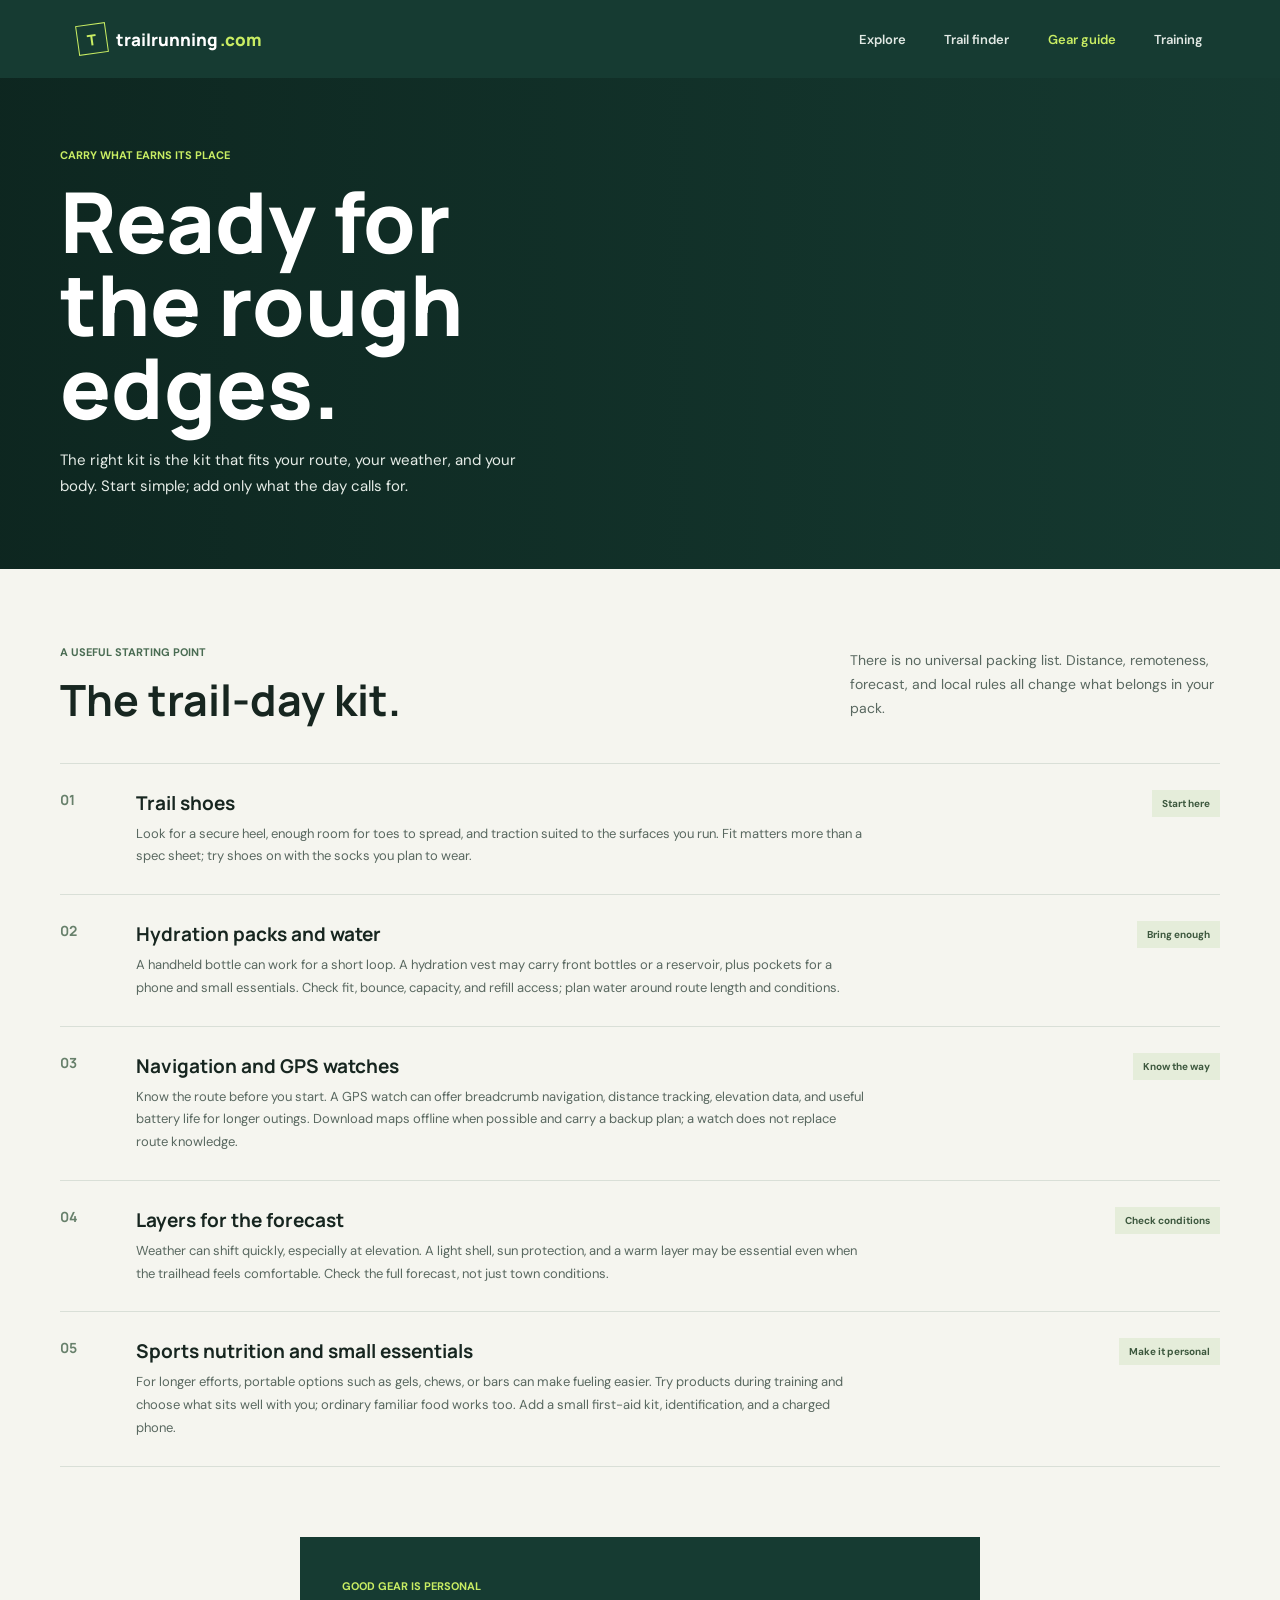
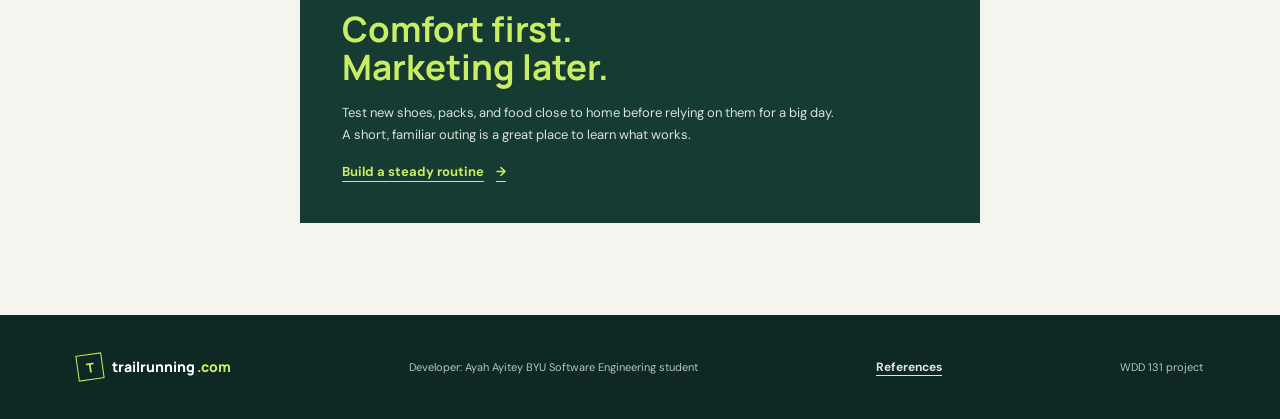
<file: project/trailrunning/gear.html>
<!doctype html>
<html lang="en">
<head>
  <meta charset="utf-8">
  <meta name="viewport" content="width=device-width, initial-scale=1">
  <meta name="description" content="A practical trail running gear guide covering shoes, hydration, navigation, layers, and small essentials for a more confident day outside.">
  <meta name="author" content="Ayah Ayitey">
  <meta name="theme-color" content="#163b32">
  <title>Gear Guide | Trailrunning.com</title>
  <link rel="preconnect" href="https://fonts.googleapis.com">
  <link rel="preconnect" href="https://fonts.gstatic.com" crossorigin>
  <link href="https://fonts.googleapis.com/css2?family=DM+Sans:wght@400;500;600;700&family=Manrope:wght@400;500;600;700;800&display=swap" rel="stylesheet">
  <link rel="stylesheet" href="styles.css">
  <script src="site.js" defer></script>
</head>
<body>
  <a class="skip-link" href="#main">Skip to content</a>
  <header class="site-header"><a class="wordmark" href="index.html" aria-label="Trailrunning.com home"><span class="wordmark-mark" aria-hidden="true">T</span>trailrunning<span class="wordmark-dot">.com</span></a><button class="menu-toggle" type="button" aria-label="Open navigation" aria-expanded="false" aria-controls="primary-nav"><span></span><span></span></button><nav class="primary-nav" id="primary-nav" aria-label="Main navigation"><a href="index.html">Explore</a><a href="trails.html">Trail finder</a><a href="gear.html" aria-current="page">Gear guide</a><a href="training.html">Training</a></nav></header>
  <main id="main">
    <section class="page-hero page-hero-gear"><div class="page-hero-inner"><p class="eyebrow">Carry what earns its place</p><h1>Ready for<br>the rough<br>edges.</h1><p>The right kit is the kit that fits your route, your weather, and your body. Start simple; add only what the day calls for.</p></div></section>
    <section class="gear-section page-width" aria-labelledby="gear-title">
      <div class="section-heading"><div><p class="eyebrow eyebrow-dark">A useful starting point</p><h2 id="gear-title">The trail-day kit.</h2></div><p>There is no universal packing list. Distance, remoteness, forecast, and local rules all change what belongs in your pack.</p></div>
      <div class="gear-list">
        <article class="gear-row"><span class="gear-index">01</span><div><h3>Trail shoes</h3><p>Look for a secure heel, enough room for toes to spread, and traction suited to the surfaces you run. Fit matters more than a spec sheet; try shoes on with the socks you plan to wear.</p></div><span class="gear-tag">Start here</span></article>
        <article class="gear-row"><span class="gear-index">02</span><div><h3>Hydration packs and water</h3><p>A handheld bottle can work for a short loop. A hydration vest may carry front bottles or a reservoir, plus pockets for a phone and small essentials. Check fit, bounce, capacity, and refill access; plan water around route length and conditions.</p></div><span class="gear-tag">Bring enough</span></article>
        <article class="gear-row"><span class="gear-index">03</span><div><h3>Navigation and GPS watches</h3><p>Know the route before you start. A GPS watch can offer breadcrumb navigation, distance tracking, elevation data, and useful battery life for longer outings. Download maps offline when possible and carry a backup plan; a watch does not replace route knowledge.</p></div><span class="gear-tag">Know the way</span></article>
        <article class="gear-row"><span class="gear-index">04</span><div><h3>Layers for the forecast</h3><p>Weather can shift quickly, especially at elevation. A light shell, sun protection, and a warm layer may be essential even when the trailhead feels comfortable. Check the full forecast, not just town conditions.</p></div><span class="gear-tag">Check conditions</span></article>
        <article class="gear-row"><span class="gear-index">05</span><div><h3>Sports nutrition and small essentials</h3><p>For longer efforts, portable options such as gels, chews, or bars can make fueling easier. Try products during training and choose what sits well with you; ordinary familiar food works too. Add a small first-aid kit, identification, and a charged phone.</p></div><span class="gear-tag">Make it personal</span></article>
      </div>
      <aside class="gear-callout"><p class="eyebrow">Good gear is personal</p><h2>Comfort first.<br>Marketing later.</h2><p>Test new shoes, packs, and food close to home before relying on them for a big day. A short, familiar outing is a great place to learn what works.</p><a class="text-link" href="training.html">Build a steady routine <span aria-hidden="true">→</span></a></aside>
    </section>
  </main>
  <footer class="site-footer"><a class="wordmark wordmark-footer" href="index.html"><span class="wordmark-mark" aria-hidden="true">T</span>trailrunning<span class="wordmark-dot">.com</span></a><p>Developer: Ayah Ayitey BYU Software Engineering student</p><a href="references.html">References</a><small>WDD 131 project</small></footer>
</body>
</html>
</file>
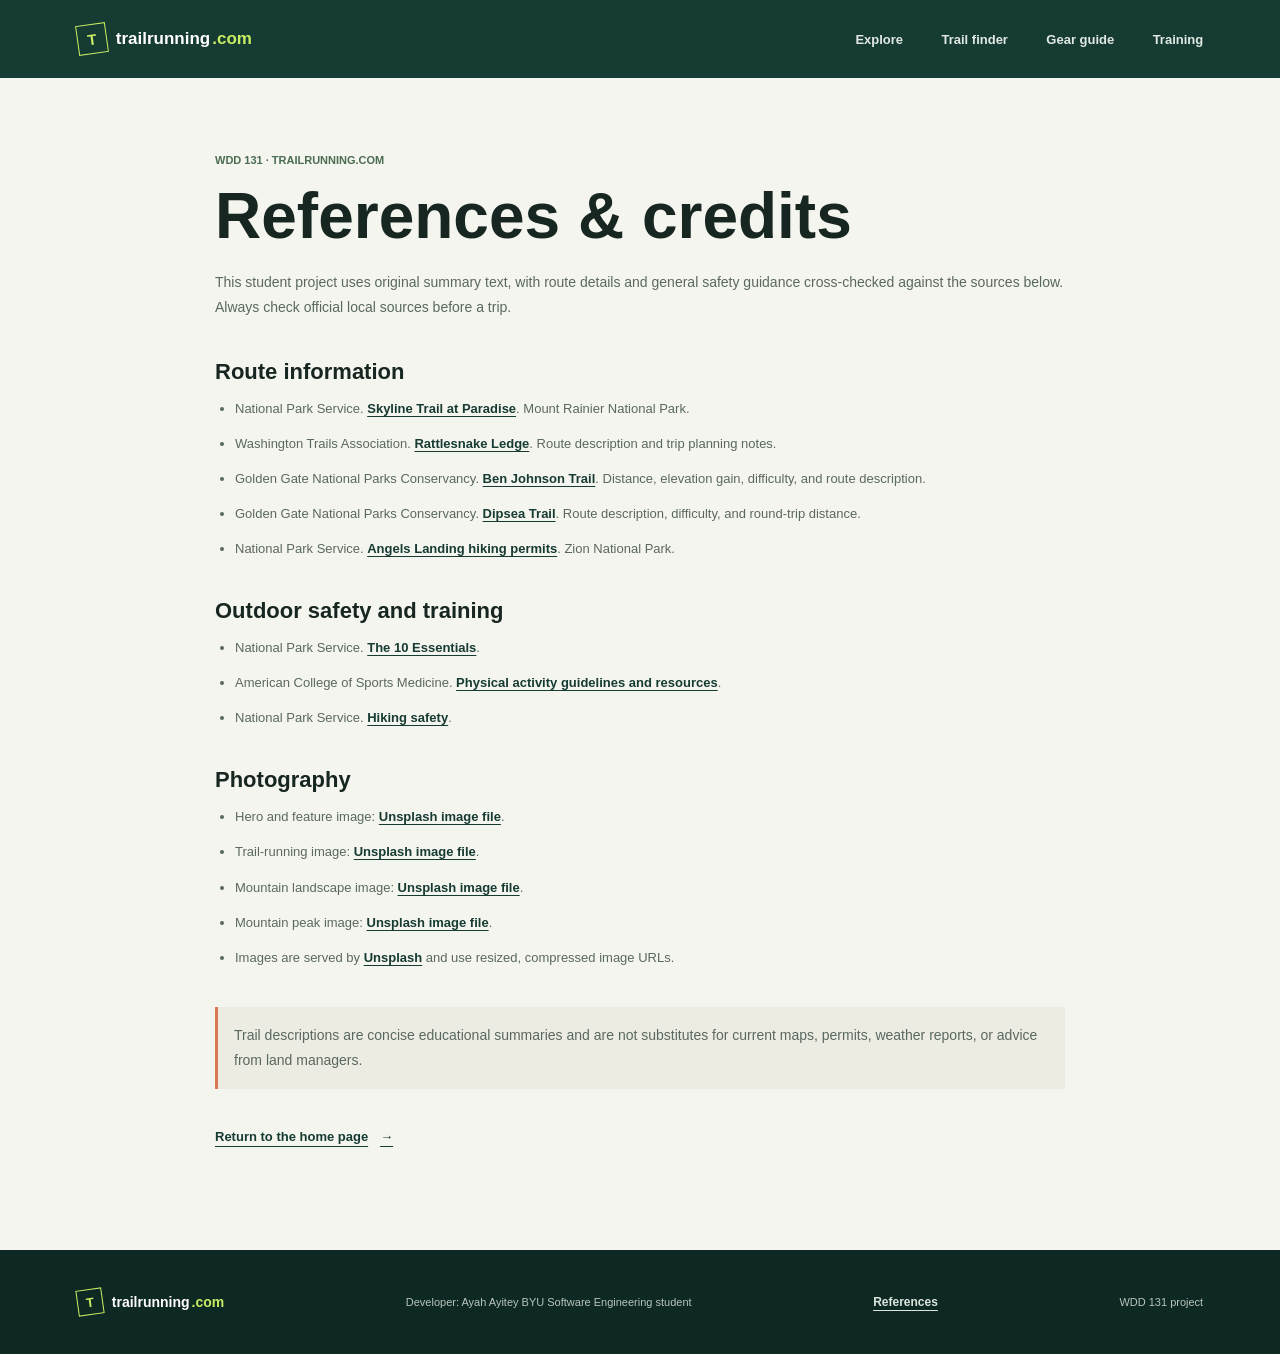
<file: project/trailrunning/references.html>
<!doctype html>
<html lang="en">
<head>
  <meta charset="utf-8">
  <meta name="viewport" content="width=device-width, initial-scale=1">
  <meta name="description" content="Sources and image credits for Trailrunning.com, a WDD 131 student project about trail running routes, gear, and training.">
  <meta name="author" content="Ayah Ayitey">
  <meta name="theme-color" content="#163b32">
  <title>References | Trailrunning.com</title>
  <link rel="stylesheet" href="styles.css">
</head>
<body>
  <a class="skip-link" href="#main">Skip to content</a>
  <header class="site-header"><a class="wordmark" href="index.html" aria-label="Trailrunning.com home"><span class="wordmark-mark" aria-hidden="true">T</span>trailrunning<span class="wordmark-dot">.com</span></a><button class="menu-toggle" type="button" aria-label="Open navigation" aria-expanded="false" aria-controls="primary-nav"><span></span><span></span></button><nav class="primary-nav" id="primary-nav" aria-label="Main navigation"><a href="index.html">Explore</a><a href="trails.html">Trail finder</a><a href="gear.html">Gear guide</a><a href="training.html">Training</a></nav></header>
  <main id="main" class="references-page page-width">
    <p class="eyebrow eyebrow-dark">WDD 131 · Trailrunning.com</p>
    <h1>References &amp; credits</h1>
    <p class="references-lead">This student project uses original summary text, with route details and general safety guidance cross-checked against the sources below. Always check official local sources before a trip.</p>
    <h2>Route information</h2>
    <ul class="reference-list">
      <li>National Park Service. <a href="https://www.nps.gov/mora/planyourvisit/skyline-trail.htm">Skyline Trail at Paradise</a>. Mount Rainier National Park.</li>
      <li>Washington Trails Association. <a href="https://www.wta.org/go-hiking/hikes/rattlesnake-ledge">Rattlesnake Ledge</a>. Route description and trip planning notes.</li>
      <li>Golden Gate National Parks Conservancy. <a href="https://www.parksconservancy.org/trails/ben-johnson-trail">Ben Johnson Trail</a>. Distance, elevation gain, difficulty, and route description.</li>
      <li>Golden Gate National Parks Conservancy. <a href="https://www.parksconservancy.org/trails/dipsea-trail">Dipsea Trail</a>. Route description, difficulty, and round-trip distance.</li>
      <li>National Park Service. <a href="https://www.nps.gov/zion/planyourvisit/angels-landing-hiking-permits.htm">Angels Landing hiking permits</a>. Zion National Park.</li>
    </ul>
    <h2>Outdoor safety and training</h2>
    <ul class="reference-list">
      <li>National Park Service. <a href="https://www.nps.gov/articles/10essentials.htm">The 10 Essentials</a>.</li>
      <li>American College of Sports Medicine. <a href="https://www.acsm.org/education-resources/trending-topics-resources/physical-activity-guidelines">Physical activity guidelines and resources</a>.</li>
      <li>National Park Service. <a href="https://www.nps.gov/articles/hiking-safety.htm">Hiking safety</a>.</li>
    </ul>
    <h2>Photography</h2>
    <ul class="reference-list">
      <li>Hero and feature image: <a href="https://images.unsplash.com/photo-1551632811-561732d1e306">Unsplash image file</a>.</li>
      <li>Trail-running image: <a href="https://images.unsplash.com/photo-1476480862126-209bfaa8edc8">Unsplash image file</a>.</li>
      <li>Mountain landscape image: <a href="https://images.unsplash.com/photo-1502904550040-7534597429ae">Unsplash image file</a>.</li>
      <li>Mountain peak image: <a href="https://images.unsplash.com/photo-1464822759023-fed622ff2c3b">Unsplash image file</a>.</li>
      <li>Images are served by <a href="https://unsplash.com/license">Unsplash</a> and use resized, compressed image URLs.</li>
    </ul>
    <p class="reference-note">Trail descriptions are concise educational summaries and are not substitutes for current maps, permits, weather reports, or advice from land managers.</p>
    <a class="text-link" href="index.html">Return to the home page <span aria-hidden="true">→</span></a>
  </main>
  <footer class="site-footer"><a class="wordmark wordmark-footer" href="index.html"><span class="wordmark-mark" aria-hidden="true">T</span>trailrunning<span class="wordmark-dot">.com</span></a><p>Developer: Ayah Ayitey BYU Software Engineering student</p><a href="references.html" aria-current="page">References</a><small>WDD 131 project</small></footer>
  <script src="site.js" defer></script>
</body>
</html>
</file>
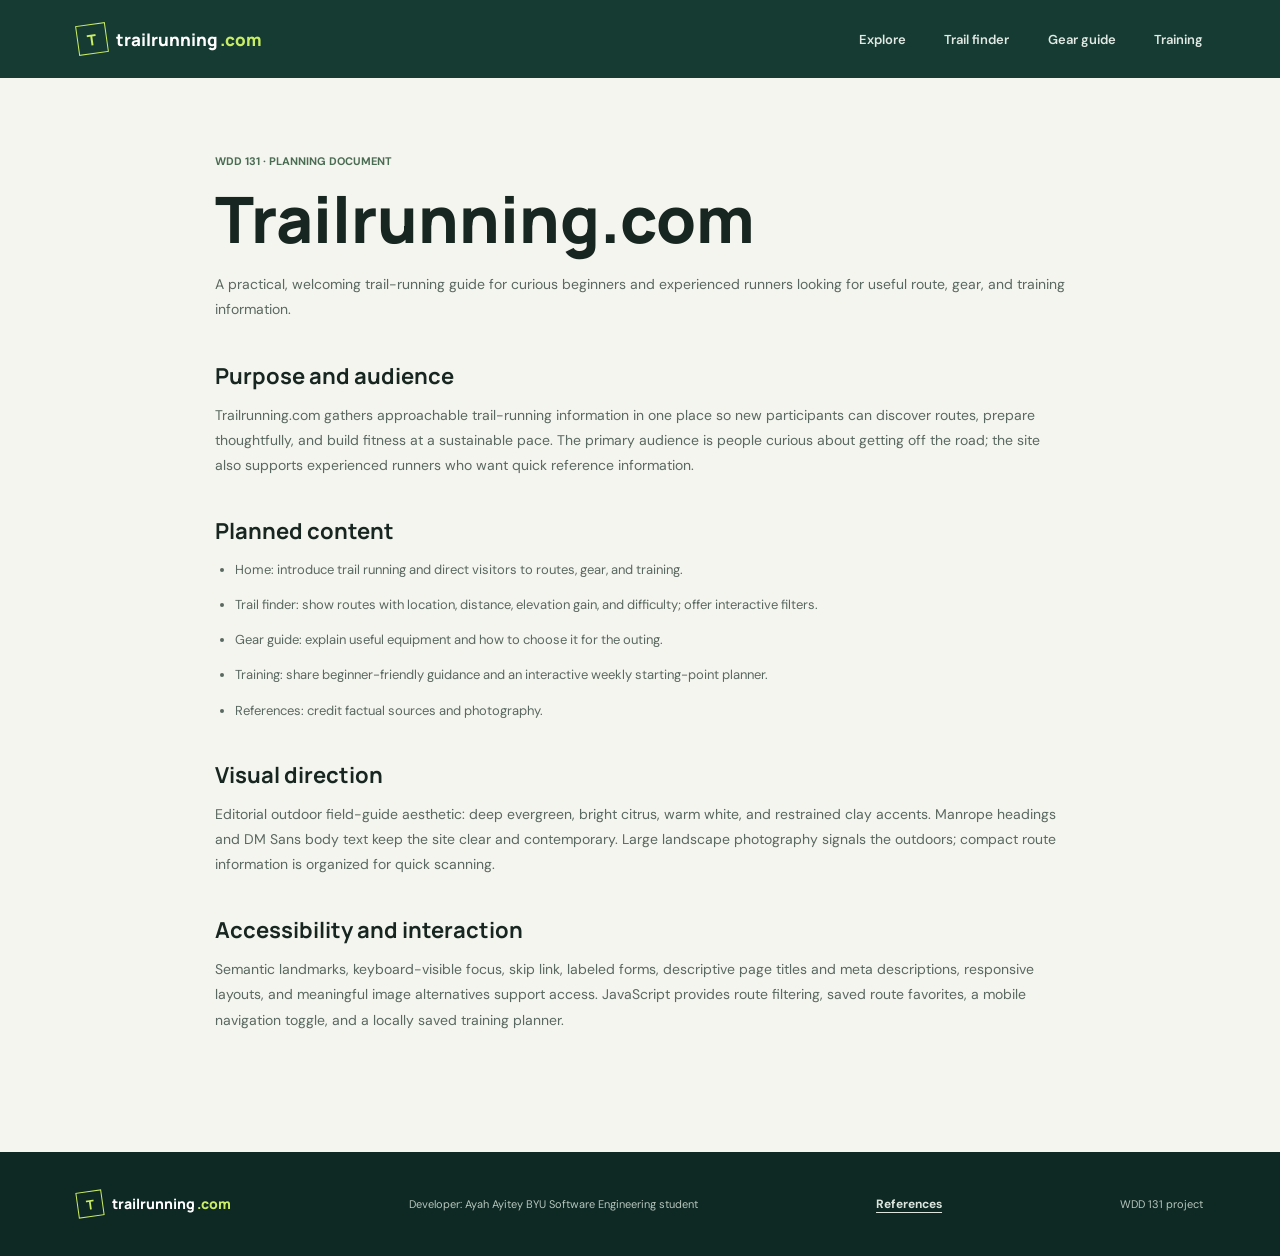
<file: project/trailrunning/siteplan.html>
<!doctype html>
<html lang="en">
<head>
  <meta charset="utf-8">
  <meta name="viewport" content="width=device-width, initial-scale=1">
  <meta name="description" content="Website plan for Trailrunning.com, a beginner-friendly guide to trail running routes, equipment, and training.">
  <meta name="author" content="Ayah Ayitey">
  <title>Site Plan | Trailrunning.com</title>
  <link rel="preconnect" href="https://fonts.googleapis.com">
  <link rel="preconnect" href="https://fonts.gstatic.com" crossorigin>
  <link href="https://fonts.googleapis.com/css2?family=DM+Sans:wght@400;500;600;700&family=Manrope:wght@400;500;600;700;800&display=swap" rel="stylesheet">
  <link rel="stylesheet" href="styles.css">
  <script src="site.js" defer></script>
</head>
<body>
  <a class="skip-link" href="#main">Skip to content</a>
  <header class="site-header"><a class="wordmark" href="index.html"><span class="wordmark-mark" aria-hidden="true">T</span>trailrunning<span class="wordmark-dot">.com</span></a><button class="menu-toggle" type="button" aria-label="Open navigation" aria-expanded="false" aria-controls="primary-nav"><span></span><span></span></button><nav class="primary-nav" id="primary-nav" aria-label="Main navigation"><a href="index.html">Explore</a><a href="trails.html">Trail finder</a><a href="gear.html">Gear guide</a><a href="training.html">Training</a></nav></header>
  <main id="main" class="references-page page-width">
    <p class="eyebrow eyebrow-dark">WDD 131 · Planning document</p>
    <h1>Trailrunning.com</h1>
    <p class="references-lead">A practical, welcoming trail-running guide for curious beginners and experienced runners looking for useful route, gear, and training information.</p>
    <h2>Purpose and audience</h2>
    <p>Trailrunning.com gathers approachable trail-running information in one place so new participants can discover routes, prepare thoughtfully, and build fitness at a sustainable pace. The primary audience is people curious about getting off the road; the site also supports experienced runners who want quick reference information.</p>
    <h2>Planned content</h2>
    <ul class="reference-list"><li>Home: introduce trail running and direct visitors to routes, gear, and training.</li><li>Trail finder: show routes with location, distance, elevation gain, and difficulty; offer interactive filters.</li><li>Gear guide: explain useful equipment and how to choose it for the outing.</li><li>Training: share beginner-friendly guidance and an interactive weekly starting-point planner.</li><li>References: credit factual sources and photography.</li></ul>
    <h2>Visual direction</h2>
    <p>Editorial outdoor field-guide aesthetic: deep evergreen, bright citrus, warm white, and restrained clay accents. Manrope headings and DM Sans body text keep the site clear and contemporary. Large landscape photography signals the outdoors; compact route information is organized for quick scanning.</p>
    <h2>Accessibility and interaction</h2>
    <p>Semantic landmarks, keyboard-visible focus, skip link, labeled forms, descriptive page titles and meta descriptions, responsive layouts, and meaningful image alternatives support access. JavaScript provides route filtering, saved route favorites, a mobile navigation toggle, and a locally saved training planner.</p>
  </main>
  <footer class="site-footer"><a class="wordmark wordmark-footer" href="index.html"><span class="wordmark-mark" aria-hidden="true">T</span>trailrunning<span class="wordmark-dot">.com</span></a><p>Developer: Ayah Ayitey BYU Software Engineering student</p><a href="references.html">References</a><small>WDD 131 project</small></footer>
</body>
</html>
</file>
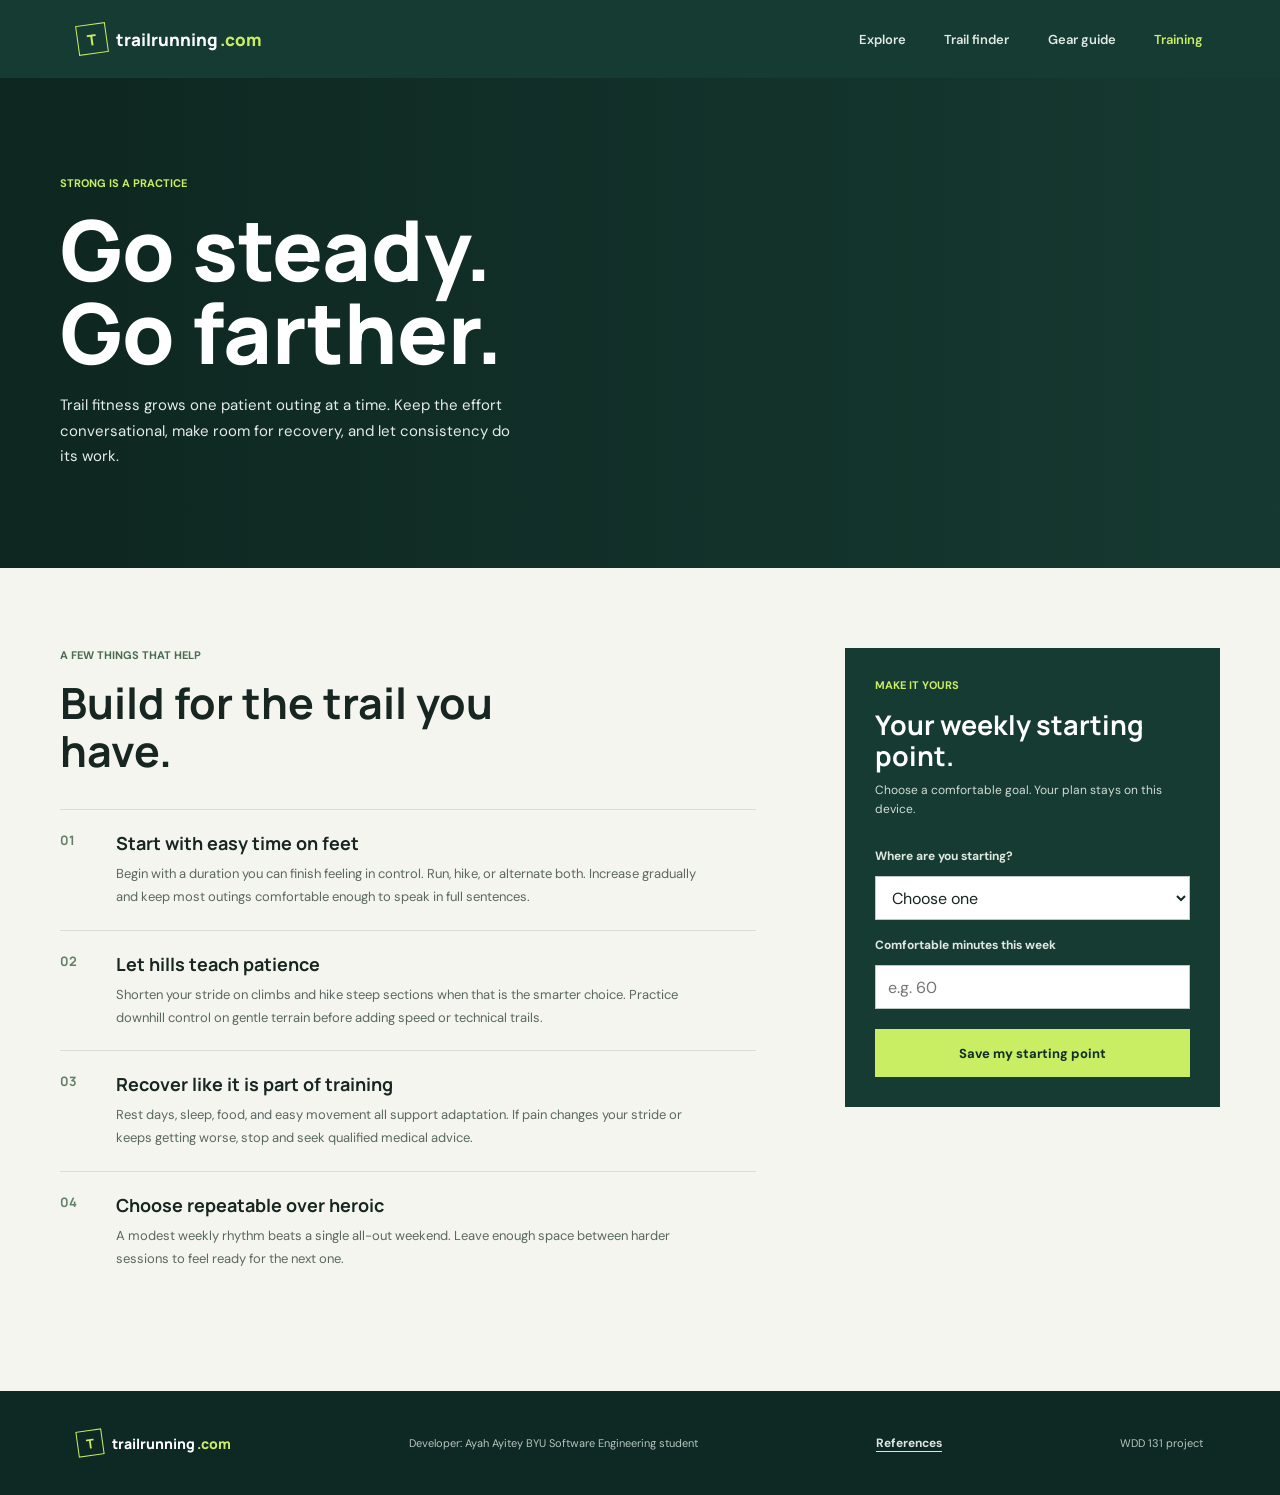
<file: project/trailrunning/training.html>
<!doctype html>
<html lang="en">
<head>
  <meta charset="utf-8">
  <meta name="viewport" content="width=device-width, initial-scale=1">
  <meta name="description" content="Build trail fitness gradually with beginner-friendly advice for easy mileage, hills, recovery, and a personal weekly running plan.">
  <meta name="author" content="Ayah Ayitey">
  <meta name="theme-color" content="#163b32">
  <title>Training | Trailrunning.com</title>
  <link rel="preconnect" href="https://fonts.googleapis.com">
  <link rel="preconnect" href="https://fonts.gstatic.com" crossorigin>
  <link href="https://fonts.googleapis.com/css2?family=DM+Sans:wght@400;500;600;700&family=Manrope:wght@400;500;600;700;800&display=swap" rel="stylesheet">
  <link rel="stylesheet" href="styles.css">
  <script src="site.js" defer></script>
</head>
<body>
  <a class="skip-link" href="#main">Skip to content</a>
  <header class="site-header"><a class="wordmark" href="index.html" aria-label="Trailrunning.com home"><span class="wordmark-mark" aria-hidden="true">T</span>trailrunning<span class="wordmark-dot">.com</span></a><button class="menu-toggle" type="button" aria-label="Open navigation" aria-expanded="false" aria-controls="primary-nav"><span></span><span></span></button><nav class="primary-nav" id="primary-nav" aria-label="Main navigation"><a href="index.html">Explore</a><a href="trails.html">Trail finder</a><a href="gear.html">Gear guide</a><a href="training.html" aria-current="page">Training</a></nav></header>
  <main id="main">
    <section class="page-hero page-hero-training"><div class="page-hero-inner"><p class="eyebrow">Strong is a practice</p><h1>Go steady.<br>Go farther.</h1><p>Trail fitness grows one patient outing at a time. Keep the effort conversational, make room for recovery, and let consistency do its work.</p></div></section>
    <section class="training-layout page-width" aria-labelledby="training-title">
      <div class="training-main"><p class="eyebrow eyebrow-dark">A few things that help</p><h2 id="training-title">Build for the trail you have.</h2>
        <article class="training-tip"><span>01</span><div><h3>Start with easy time on feet</h3><p>Begin with a duration you can finish feeling in control. Run, hike, or alternate both. Increase gradually and keep most outings comfortable enough to speak in full sentences.</p></div></article>
        <article class="training-tip"><span>02</span><div><h3>Let hills teach patience</h3><p>Shorten your stride on climbs and hike steep sections when that is the smarter choice. Practice downhill control on gentle terrain before adding speed or technical trails.</p></div></article>
        <article class="training-tip"><span>03</span><div><h3>Recover like it is part of training</h3><p>Rest days, sleep, food, and easy movement all support adaptation. If pain changes your stride or keeps getting worse, stop and seek qualified medical advice.</p></div></article>
        <article class="training-tip"><span>04</span><div><h3>Choose repeatable over heroic</h3><p>A modest weekly rhythm beats a single all-out weekend. Leave enough space between harder sessions to feel ready for the next one.</p></div></article>
      </div>
      <aside class="planner-panel" aria-labelledby="planner-title"><p class="eyebrow">Make it yours</p><h2 id="planner-title">Your weekly starting point.</h2><p class="planner-intro">Choose a comfortable goal. Your plan stays on this device.</p>
        <form id="planner-form" class="planner-form">
          <label for="experience">Where are you starting?</label><select id="experience" name="experience" required><option value="">Choose one</option><option value="new">New to running</option><option value="returning">Returning after a break</option><option value="regular">Running regularly</option></select>
          <label for="weekly-minutes">Comfortable minutes this week</label><input id="weekly-minutes" name="weeklyMinutes" type="number" min="10" max="600" step="5" placeholder="e.g. 60" required>
          <button class="button button-bright" type="submit">Save my starting point</button>
        </form>
        <p class="planner-result" id="planner-result" aria-live="polite"></p>
        <button class="text-button" id="clear-plan" type="button" hidden>Clear saved plan</button>
      </aside>
    </section>
  </main>
  <footer class="site-footer"><a class="wordmark wordmark-footer" href="index.html"><span class="wordmark-mark" aria-hidden="true">T</span>trailrunning<span class="wordmark-dot">.com</span></a><p>Developer: Ayah Ayitey BYU Software Engineering student</p><a href="references.html">References</a><small>WDD 131 project</small></footer>
</body>
</html>
</file>
<file: styles/base.css>
/* =========================================================
   WDD 131 – Dynamic Web Fundamentals
   base.css – Ayah Ayitey
   ========================================================= */

/* --- Custom Properties --- */
:root {
  --color-header-bg:  #2c4a6e;   /* dark navy – matches screenshot header */
  --color-nav-bg:     #3a3a3a;   /* dark charcoal nav bar */
  --color-card-head:  #2c4a6e;   /* card title bar */
  --color-accent:     #f5c518;   /* gold – footer last-modified text */
  --color-bg:         #f0f2f5;
  --color-surface:    #ffffff;
  --color-text:       #1a1a2e;
  --color-text-light: #ffffff;
  --color-link:       #1a5276;
  --font-heading:     'Merriweather', Georgia, serif;
  --font-body:        'Open Sans', Arial, sans-serif;
  --max-width:        1000px;
  --radius:           6px;
  --shadow:           0 2px 10px rgba(0, 0, 0, 0.15);
}

/* --- Reset --- */
*, *::before, *::after {
  box-sizing: border-box;
  margin: 0;
  padding: 0;
}

html { font-size: 16px; scroll-behavior: smooth; }

body {
  font-family: var(--font-body);
  background-color: var(--color-bg);
  color: var(--color-text);
  line-height: 1.7;
  min-height: 100vh;
  display: flex;
  flex-direction: column;
}

img { display: block; max-width: 100%; height: auto; }

a {
  color: var(--color-link);
  text-decoration: none;
}
a:hover { text-decoration: underline; }

/* =========================================================
   HEADER  – two-row: title bar + nav bar
   ========================================================= */
header {
  background-color: var(--color-header-bg);
  text-align: center;
}

/* Row 1 – course title */
#course-title {
  display: block;
  font-family: var(--font-heading);
  font-size: clamp(1.1rem, 2.5vw, 1.5rem);
  font-weight: 700;
  color: var(--color-text-light);
  padding: 0.9rem 1.5rem;
  letter-spacing: 0.02em;
}

/* Row 2 – nav bar (darker strip, just like the screenshot) */
nav {
  background-color: var(--color-nav-bg);
  display: flex;
  justify-content: space-around;
  flex-wrap: wrap;
  padding: 0;
}

nav a {
  color: var(--color-text-light);
  font-family: var(--font-body);
  font-size: 0.95rem;
  font-weight: 600;
  padding: 0.6rem 1.5rem;
  display: inline-block;
  border-bottom: 3px solid transparent;
  transition: background-color 0.2s ease, border-color 0.2s ease;
  text-decoration: none;
}

/* Hover: subtle bg tint + bottom border accent — no position shift */
nav a:hover {
  background-color: rgba(255, 255, 255, 0.12);
  border-bottom-color: var(--color-accent);
  text-decoration: none;
}

/* =========================================================
   MAIN
   ========================================================= */
main {
  max-width: var(--max-width);
  width: 100%;
  margin: 2rem auto;
  padding: 0 1.25rem;
  flex: 1;
}

main > h1 {
  font-family: var(--font-heading);
  font-size: clamp(1.8rem, 4vw, 2.6rem);
  font-weight: 700;
  color: var(--color-text);
  text-align: center;
  margin-bottom: 1.75rem;
}

/* ── Two-column card grid ── */
.cards-grid {
  display: grid;
  grid-template-columns: 2fr 1fr;   /* About Me wider, Resources narrower */
  gap: 1.5rem;
  align-items: start;
}

/* =========================================================
   CARD
   ========================================================= */
.card {
  background-color: var(--color-surface);
  border-radius: var(--radius);
  box-shadow: var(--shadow);
  overflow: hidden;
}

/* Coloured header bar inside each card */
.card-header {
  background-color: var(--color-card-head);
  padding: 0.65rem 1.25rem;
  text-align: center;
}

.card-header h2 {
  font-family: var(--font-body);
  font-size: 1rem;
  font-weight: 700;
  color: var(--color-text-light);
  letter-spacing: 0.04em;
  text-transform: none;
}

.card-body {
  padding: 1.25rem 1.5rem 1.5rem;
}

/* ── Bio row: paragraph floated left of portrait ── */
.bio-row {
  display: flex;
  gap: 1.25rem;
  align-items: flex-start;
  margin-bottom: 1.5rem;
}

.bio-row p {
  font-size: 0.95rem;
  flex: 1;
}

.portrait img {
  border-radius: var(--radius);
  object-fit: cover;
  width: 150px;
  height: 180px;
  flex-shrink: 0;
}

/* ── Hometown section ── */
.hometown h3 {
  font-family: var(--font-heading);
  font-size: 1.05rem;
  font-weight: 700;
  text-align: center;
  margin-bottom: 0.4rem;
}

.hometown hr {
  border: none;
  border-top: 1px solid #ccc;
  margin-bottom: 1rem;
}

.hometown-row {
  display: flex;
  gap: 1.25rem;
  align-items: flex-start;
}

.flag {
  flex-shrink: 0;
  text-align: center;
}

.flag img {
  width: 160px;
  height: auto;
  object-fit: contain;
  border: 1px solid #ddd;
  border-radius: 4px;
}

.flag figcaption {
  font-size: 0.78rem;
  color: #555;
  margin-top: 0.35rem;
  font-style: italic;
}

.hometown-row > p {
  font-size: 0.93rem;
  flex: 1;
}

/* ── Resources card ── */
.resource-list {
  list-style: disc;
  padding-left: 1.4rem;
  display: flex;
  flex-direction: column;
  gap: 0.55rem;
}

.resource-list li a {
  font-size: 0.93rem;
  color: var(--color-link);
}

.resource-list li a:hover {
  text-decoration: underline;
}

/* =========================================================
   FOOTER
   ========================================================= */
footer {
  background-color: var(--color-header-bg);
  color: var(--color-text-light);
  text-align: center;
  padding: 1.1rem 1rem;
  font-size: 0.88rem;
}

footer p {
  margin: 0.2rem 0;
}

/* Last Modified line gets the gold accent colour */
#lastModified {
  color: var(--color-accent);
  font-size: 0.85rem;
}

/* =========================================================
   RESPONSIVE
   ========================================================= */
@media (max-width: 720px) {
  .cards-grid {
    grid-template-columns: 1fr;
  }

  .bio-row {
    flex-direction: column;
  }

  .portrait img {
    width: 120px;
    height: 144px;
  }

  .hometown-row {
    flex-direction: column;
  }

  nav {
    justify-content: center;
    gap: 0;
  }

  nav a {
    font-size: 0.85rem;
    padding: 0.5rem 0.9rem;
  }
}
</file>
<file: styles/form.css>
/* ============================================================
   WDD131 – Week 05 | Product Review Form
   Color Palette:
     Primary:    #1a3a5c  (dark navy)
     Accent:     #f4a226  (amber)
     Background: #f5f7fa  (light grey-white)
     Surface:    #ffffff
     Text:       #1e2a38  (near-black – passes AA at all sizes)
     Muted:      #5a6a7a  (passes AA on white ≥ 14px)
   ============================================================ */

/* ---------- Reset & Base ---------- */
*, *::before, *::after {
  box-sizing: border-box;
  margin: 0;
  padding: 0;
}

html {
  font-size: 16px;
  scroll-behavior: smooth;
}

body {
  font-family: 'Segoe UI', Arial, sans-serif;
  background-color: #f5f7fa;
  color: #1e2a38;
  line-height: 1.6;
  min-height: 100vh;
  display: flex;
  flex-direction: column;
}

/* ---------- Accessibility Utility ---------- */
.sr-only {
  position: absolute;
  width: 1px;
  height: 1px;
  padding: 0;
  margin: -1px;
  overflow: hidden;
  clip: rect(0, 0, 0, 0);
  white-space: nowrap;
  border: 0;
}

/* ---------- Header ---------- */
header {
  background-color: #1a3a5c;
  color: #ffffff;
  padding: 1.5rem 1rem;
}

.header-inner {
  max-width: 720px;
  margin: 0 auto;
  text-align: center;
}

header h1 {
  font-size: 2rem;
  font-weight: 700;
  letter-spacing: 0.03em;
}

.tagline {
  font-size: 1rem;
  color: #ccddf0;
  margin-top: 0.25rem;
}

/* ---------- Main ---------- */
main {
  flex: 1;
  padding: 2rem 1rem;
}

/* ---------- Form Wrapper ---------- */
.form-wrapper,
.confirmation-wrapper {
  max-width: 640px;
  margin: 0 auto;
  background: #ffffff;
  border-radius: 10px;
  padding: 2rem 2rem 2.5rem;
  box-shadow: 0 4px 18px rgba(26, 58, 92, 0.10);
}

.form-wrapper h2,
.confirmation-wrapper h2 {
  font-size: 1.5rem;
  color: #1a3a5c;
  margin-bottom: 0.4rem;
}

.required-note {
  font-size: 0.875rem;
  color: #5a6a7a;
  margin-bottom: 1.5rem;
}

.required-star {
  color: #c0392b;
  font-weight: bold;
  margin-left: 2px;
}

/* ---------- Form Groups ---------- */
.form-group {
  margin-bottom: 1.4rem;
}

.form-group label,
.form-group legend {
  display: block;
  font-weight: 600;
  font-size: 0.95rem;
  color: #1a3a5c;
  margin-bottom: 0.4rem;
}

.optional-tag {
  font-size: 0.8rem;
  font-weight: 400;
  color: #5a6a7a;
}

/* ---------- Inputs, Select, Textarea ---------- */
input[type="text"],
input[type="date"],
select,
textarea {
  width: 100%;
  padding: 0.55rem 0.75rem;
  border: 2px solid #b0bec5;
  border-radius: 6px;
  font-size: 1rem;
  font-family: inherit;
  color: #1e2a38;
  background-color: #ffffff;
  transition: border-color 0.2s, box-shadow 0.2s;
  appearance: auto;
}

input[type="text"]:focus,
input[type="date"]:focus,
select:focus,
textarea:focus {
  outline: none;
  border-color: #1a3a5c;
  box-shadow: 0 0 0 3px rgba(26, 58, 92, 0.18);
}

textarea {
  resize: vertical;
  min-height: 110px;
}

/* ---------- Star Rating (RTL flip trick) ---------- */
.rating-group {
  border: none;
  padding: 0;
}

.rating-group legend {
  margin-bottom: 0.5rem;
}

.stars-container {
  display: flex;
  flex-direction: row-reverse;
  justify-content: flex-end;
  gap: 0.15rem;
}

.stars-container input[type="radio"] {
  position: absolute;
  opacity: 0;
  width: 0;
  height: 0;
  pointer-events: none;
}

.stars-container label {
  font-size: 2.2rem;
  color: #b0bec5;
  cursor: pointer;
  transition: color 0.15s;
  margin-bottom: 0;
  padding: 0 0.1rem;
  line-height: 1;
}

/* Highlight hovered star and all stars to its right (left in DOM = higher value due to RTL) */
.stars-container label:hover,
.stars-container label:hover ~ label,
.stars-container input[type="radio"]:checked ~ label {
  color: #f4a226;
}

.stars-container input[type="radio"]:focus-visible + label {
  outline: 3px solid #1a3a5c;
  outline-offset: 2px;
  border-radius: 2px;
}

/* ---------- Checkboxes ---------- */
.checkbox-group {
  border: none;
  padding: 0;
}

.checkbox-group legend {
  margin-bottom: 0.6rem;
}

.checkbox-grid {
  display: grid;
  grid-template-columns: 1fr 1fr;
  gap: 0.5rem 1rem;
}

.checkbox-item {
  display: flex;
  align-items: center;
  gap: 0.5rem;
}

.checkbox-item input[type="checkbox"] {
  width: 1.1rem;
  height: 1.1rem;
  accent-color: #1a3a5c;
  flex-shrink: 0;
  cursor: pointer;
}

.checkbox-item label {
  font-weight: 400;
  font-size: 0.95rem;
  color: #1e2a38;
  cursor: pointer;
  margin-bottom: 0;
}

/* ---------- Submit Button ---------- */
.submit-group {
  margin-top: 1.8rem;
}

input[type="submit"] {
  width: 100%;
  padding: 0.75rem 1.5rem;
  background-color: #1a3a5c;
  color: #ffffff;
  font-size: 1.05rem;
  font-weight: 700;
  border: none;
  border-radius: 6px;
  cursor: pointer;
  letter-spacing: 0.04em;
  transition: background-color 0.2s, transform 0.1s;
}

input[type="submit"]:hover {
  background-color: #14304e;
}

input[type="submit"]:active {
  transform: scale(0.98);
}

input[type="submit"]:focus-visible {
  outline: 3px solid #f4a226;
  outline-offset: 3px;
}

/* ---------- Confirmation Page ---------- */
.confirmation-card {
  text-align: center;
}

.check-icon {
  display: inline-flex;
  align-items: center;
  justify-content: center;
  width: 4rem;
  height: 4rem;
  background-color: #1a3a5c;
  color: #ffffff;
  font-size: 2rem;
  border-radius: 50%;
  margin-bottom: 1.2rem;
}

.confirm-message {
  font-size: 1.1rem;
  color: #5a6a7a;
  margin-bottom: 1.5rem;
}

.review-summary {
  background-color: #f5f7fa;
  border-left: 4px solid #f4a226;
  border-radius: 6px;
  padding: 1rem 1.2rem;
  text-align: left;
  margin-bottom: 1.4rem;
  font-size: 0.95rem;
}

.review-summary p {
  margin-bottom: 0.35rem;
}

.review-summary p:last-child {
  margin-bottom: 0;
}

.review-summary strong {
  color: #1a3a5c;
}

.review-counter {
  background-color: #eaf1f8;
  border-radius: 6px;
  padding: 0.75rem 1rem;
  margin-bottom: 1.6rem;
  font-size: 0.95rem;
  color: #1e2a38;
}

.review-counter strong {
  font-size: 1.3rem;
  color: #1a3a5c;
}

.btn-back {
  display: inline-block;
  padding: 0.65rem 1.5rem;
  background-color: #f4a226;
  color: #1e2a38;
  font-weight: 700;
  font-size: 0.95rem;
  text-decoration: none;
  border-radius: 6px;
  transition: background-color 0.2s;
}

.btn-back:hover {
  background-color: #d98f1e;
}

.btn-back:focus-visible {
  outline: 3px solid #1a3a5c;
  outline-offset: 3px;
}

/* ---------- Footer ---------- */
footer {
  background-color: #1a3a5c;
  color: #ccddf0;
  text-align: center;
  padding: 1.2rem 1rem;
  font-size: 0.875rem;
  margin-top: auto;
}

footer .footer-inner {
  max-width: 720px;
  margin: 0 auto;
}

footer p + p {
  margin-top: 0.3rem;
}

footer a {
  color: #f4a226;
  text-decoration: underline;
}

footer a:hover {
  color: #ffc55a;
}

/* ---------- Responsive – Tablet / Desktop ---------- */
@media (min-width: 600px) {
  .form-wrapper,
  .confirmation-wrapper {
    padding: 2.5rem 3rem 3rem;
  }

  header h1 {
    font-size: 2.4rem;
  }

  .checkbox-grid {
    grid-template-columns: 1fr 1fr 1fr;
  }
}

@media (min-width: 900px) {
  main {
    padding: 3rem 1rem;
  }
}
</file>
<file: styles/place.css>
/* ============================================================
   CSS Custom Properties (Global Variables)
   ============================================================ */
:root {
  /* Japan flag / nature palette */
  --color-primary:    #bc002d;   /* Japanese red (flag) */
  --color-primary-dk: #8b0021;   /* darker red for hover / borders */
  --color-bg:         #fafafa;   /* near-white background */
  --color-surface:    #ffffff;   /* card / section surface */
  --color-text:       #1a1a1a;   /* almost-black – passes AA on white */
  --color-text-light: #4a4a4a;   /* secondary text – still passes AA */
  --color-accent:     #1a5276;   /* deep blue – complements red */
  --color-border:     #ddd;
  --color-footer-bg:  #1a1a1a;
  --color-footer-text:#f0f0f0;

  /* Typography */
  --font-heading: 'Georgia', 'Times New Roman', serif;
  --font-body:    'Segoe UI', Arial, sans-serif;
  --font-size-base: 1rem;

  /* Spacing */
  --space-xs:  0.5rem;
  --space-sm:  1rem;
  --space-md:  1.5rem;
  --space-lg:  2.5rem;
  --space-xl:  4rem;

  /* Layout */
  --max-width: 1100px;
  --radius:    6px;
}

/* ============================================================
   Reset / Base
   ============================================================ */
*, *::before, *::after {
  box-sizing: border-box;
  margin: 0;
  padding: 0;
}

html {
  font-size: 100%;
  scroll-behavior: smooth;
}

body {
  font-family: var(--font-body);
  font-size: var(--font-size-base);
  color: var(--color-text);
  background-color: var(--color-bg);
  line-height: 1.7;
}

img {
  display: block;
  max-width: 100%;
  height: auto;
}

a {
  color: var(--color-accent);
}

/* ============================================================
   Header
   ============================================================ */
header {
  background-color: var(--color-primary);
  color: #ffffff;
  text-align: center;
  padding: var(--space-md) var(--space-sm);
}

header h1 {
  font-family: var(--font-heading);
  font-size: 2.4rem;
  letter-spacing: 0.06em;
  text-transform: uppercase;
}

header .tagline {
  font-size: 1.05rem;
  opacity: 0.9;
  margin-top: var(--space-xs);
  font-style: italic;
}

/* ============================================================
   Hero
   ============================================================ */
.hero {
  width: 100%;
  overflow: hidden;
  max-height: 420px;
}

.hero img {
  width: 100%;
  height: 420px;
  object-fit: cover;
  object-position: center;
}

/* ============================================================
   Main – shared section styles
   ============================================================ */
main {
  max-width: var(--max-width);
  margin: 0 auto;
  padding: var(--space-md) var(--space-sm);
  display: flex;
  flex-direction: column;
  gap: var(--space-lg);
}

main section {
  background-color: var(--color-surface);
  border: 1px solid var(--color-border);
  border-radius: var(--radius);
  padding: var(--space-md);
}

main h2 {
  font-family: var(--font-heading);
  font-size: 1.6rem;
  color: var(--color-primary);
  border-bottom: 3px solid var(--color-primary);
  padding-bottom: var(--space-xs);
  margin-bottom: var(--space-sm);
}

/* ============================================================
   About
   ============================================================ */
.about p + p {
  margin-top: var(--space-sm);
}

/* ============================================================
   Highlights
   ============================================================ */
.highlight-list {
  list-style: none;
  display: flex;
  flex-direction: column;
  gap: var(--space-sm);
}

.highlight-list li {
  display: flex;
  align-items: flex-start;
  gap: var(--space-sm);
  padding: var(--space-xs) 0;
  border-bottom: 1px solid var(--color-border);
}

.highlight-list li:last-child {
  border-bottom: none;
}

.highlight-icon {
  font-size: 1.6rem;
  flex-shrink: 0;
  line-height: 1;
}

/* ============================================================
   Weather – Mobile Layout
   ============================================================ */
.weather {
  display: flex;
  flex-direction: column;
  gap: var(--space-sm);
}

/* Mobile: show SVG icon, hide the pseudo-element emoticon */
.weather-icon-mobile {
  display: flex;
  justify-content: center;
  color: var(--color-accent);
}

.weather-details {
  display: flex;
  flex-direction: column;
  gap: 0.4rem;
}

.weather-details p {
  font-size: 1rem;
  color: var(--color-text);
}

.wind-chill-row {
  margin-top: var(--space-xs);
  font-size: 1.05rem;
}

#wind-chill {
  color: var(--color-accent);
  font-weight: 700;
}

/* ============================================================
   Footer
   ============================================================ */
footer {
  background-color: var(--color-footer-bg);
  color: var(--color-footer-text);
  text-align: center;
  padding: var(--space-md) var(--space-sm);
  margin-top: var(--space-lg);
  font-size: 0.9rem;
  line-height: 2;
}

/* ============================================================
   MEDIA QUERY – Wider View (≥ 800 px)
   ============================================================ */
@media (min-width: 800px) {

  /* Header */
  header h1 {
    font-size: 3.2rem;
  }

  /* Hero taller on wide screens */
  .hero {
    max-height: 560px;
  }

  .hero img {
    height: 560px;
  }

  /* Main: two-column grid */
  main {
    padding: var(--space-lg) var(--space-md);
  }

  /* Highlights: two columns */
  .highlight-list {
    display: grid;
    grid-template-columns: 1fr 1fr;
    gap: var(--space-sm);
  }

  .highlight-list li {
    border-bottom: none;
    background-color: var(--color-bg);
    border-radius: var(--radius);
    padding: var(--space-sm);
    border: 1px solid var(--color-border);
  }

  /* Weather: wide layout */
  .weather {
    flex-direction: row;
    align-items: flex-start;
    gap: var(--space-lg);
  }

  /* Hide SVG weather icon on desktop */
  .weather-icon-mobile {
    display: none;
  }

  /* Desktop: pseudo-element emoticon after "Weather" heading */
  .weather-heading::after {
    content: " ⛅";
    font-style: normal;
    font-size: 1.5rem;
  }

  .weather-details {
    flex: 1;
  }

}
</file>
<file: styles/temples.css>
/* =============================================
   temples.css — Mobile-first, fully consolidated
   Google Fonts loaded via <link> in HTML
   ============================================= */

/* --- CSS Custom Properties --- */
:root {
  --color-primary: #1a3a5c;
  --color-secondary: #b8922a;
  --color-secondary-light: #c9a84c;
  --color-bg: #f5f0e8;
  --color-card-bg: #ffffff;
  --color-white: #ffffff;
  --color-text: #1a1a1a;
  --color-text-muted: #444444;
  --color-footer-bg: #1a3a5c;
  --color-footer-text: #f5f0e8;
  --color-nav-hover-bg: rgba(201, 168, 76, 0.2);
  --color-nav-border: rgba(255, 255, 255, 0.15);
  --color-nav-divider: rgba(255, 255, 255, 0.1);
  --font-heading: 'Cinzel', serif;
  --font-body: 'Lato', sans-serif;
  --shadow: 0 2px 8px rgba(0, 0, 0, 0.15);
  --shadow-hover: 0 6px 18px rgba(0, 0, 0, 0.18);
}

/* --- Reset & Base --- */
*,
*::before,
*::after {
  box-sizing: border-box;
  margin: 0;
  padding: 0;
}

body {
  font-family: var(--font-body);
  background-color: var(--color-bg);
  color: var(--color-text);
  min-height: 100vh;
  display: flex;
  flex-direction: column;
}

/* --- Skip Link (accessibility) --- */
.skip-link {
  position: absolute;
  top: -100%;
  left: 0;
  background-color: var(--color-primary);
  color: var(--color-white);
  padding: 0.5rem 1rem;
  z-index: 9999;
  font-size: 0.9rem;
  text-decoration: none;
  border-radius: 0 0 4px 0;
}

.skip-link:focus {
  top: 0;
}

/* --- Header --- */
header {
  background-color: var(--color-primary);
  color: var(--color-white);
  padding: 1rem 1.25rem;
  display: flex;
  flex-direction: column;
  gap: 0.75rem;
  position: sticky;
  top: 0;
  z-index: 100;
  box-shadow: var(--shadow);
}

/* --- Site Title --- */
.site-title {
  font-family: var(--font-heading);
  font-size: 1.4rem;
  letter-spacing: 0.05em;
  color: var(--color-secondary-light);
  margin: 0;
}

/* --- Hamburger Button --- */
#hamburger-btn {
  background: none;
  border: 2px solid var(--color-secondary-light);
  color: var(--color-secondary-light);
  font-size: 1.5rem;
  padding: 0.2rem 0.6rem;
  cursor: pointer;
  border-radius: 4px;
  line-height: 1;
  display: block;
}

#hamburger-btn:focus-visible {
  outline: 3px solid var(--color-secondary-light);
  outline-offset: 2px;
}

/* --- Nav List (mobile: hidden by default) --- */
#nav-list {
  list-style: none;
  display: none;
  flex-direction: column;
  gap: 0;
  margin-top: 0.5rem;
  background-color: var(--color-primary);
  border-top: 1px solid var(--color-nav-border);
}

#nav-list.open {
  display: flex;
}

/* --- Nav Links --- */
#nav-list li a {
  display: block;
  padding: 0.65rem 1rem;
  text-decoration: none;
  color: var(--color-white);
  font-family: var(--font-body);
  font-weight: 400;
  letter-spacing: 0.04em;
  border-bottom: 1px solid var(--color-nav-divider);
  transition: background-color 0.2s ease, color 0.2s ease;
}

#nav-list li a:hover,
#nav-list li a:focus-visible {
  background-color: var(--color-nav-hover-bg);
  color: var(--color-secondary-light);
}

#nav-list li a.active {
  color: var(--color-secondary-light);
  font-weight: 700;
  border-left: 3px solid var(--color-secondary-light);
}

/* --- Main --- */
main {
  flex: 1;
  padding: 1.5rem 1rem;
  max-width: 1200px;
  width: 100%;
  margin: 0 auto;
}

/* --- Gallery Heading --- */
#gallery-heading {
  font-family: var(--font-heading);
  font-size: 1.6rem;
  color: var(--color-primary);
  margin-bottom: 1.25rem;
  text-align: center;
  border-bottom: 2px solid var(--color-secondary);
  padding-bottom: 0.5rem;
}

/* --- Temple Gallery Grid (mobile: 1 column) --- */
#temple-gallery {
  display: grid;
  grid-template-columns: 1fr;
  gap: 1.5rem;
}

/* --- Temple Card --- */
.temple-card {
  background-color: var(--color-card-bg);
  border-radius: 8px;
  overflow: hidden;
  box-shadow: var(--shadow);
  transition: transform 0.2s ease, box-shadow 0.2s ease;
}

.temple-card:hover {
  transform: translateY(-3px);
  box-shadow: var(--shadow-hover);
}

.temple-card img {
  width: 100%;
  height: 200px;
  object-fit: cover;
  display: block;
}

.temple-card figcaption {
  padding: 0.85rem 1rem;
}

.temple-card figcaption h3 {
  font-family: var(--font-heading);
  font-size: 1rem;
  color: var(--color-primary);
  margin-bottom: 0.3rem;
}

.temple-card figcaption p {
  font-size: 0.82rem;
  color: var(--color-text-muted);
  line-height: 1.5;
}

.temple-card figcaption p span {
  font-weight: 700;
  color: var(--color-primary);
}

/* --- No Results Message --- */
.no-results {
  grid-column: 1 / -1;
  text-align: center;
  padding: 2rem;
  font-size: 1rem;
  color: var(--color-primary);
  font-style: italic;
}

/* --- Footer --- */
footer {
  background-color: var(--color-footer-bg);
  color: var(--color-footer-text);
  text-align: center;
  padding: 1rem;
  font-size: 0.85rem;
  line-height: 1.8;
}

/* =============================================
   RESPONSIVE OVERRIDES — min-width: 640px
   ============================================= */
@media (min-width: 640px) {
  header {
    flex-direction: row;
    align-items: center;
    justify-content: space-between;
    padding: 0.9rem 2rem;
  }

  #hamburger-btn {
    display: none;
  }

  #nav-list {
    display: flex;
    flex-direction: row;
    gap: 0.25rem;
    margin-top: 0;
    border-top: none;
    background-color: transparent;
  }

  #nav-list li a {
    border-bottom: none;
    border-left: none;
    padding: 0.45rem 0.85rem;
    border-radius: 4px;
    font-size: 0.92rem;
    letter-spacing: 0.06em;
    text-transform: uppercase;
  }

  #nav-list li a.active {
    background-color: var(--color-secondary-light);
    color: var(--color-primary);
    border-left: none;
  }

  #temple-gallery {
    grid-template-columns: repeat(2, 1fr);
  }

  .temple-card img {
    height: 220px;
  }
}

@media (min-width: 900px) {
  #temple-gallery {
    grid-template-columns: repeat(3, 1fr);
  }
}

@media (min-width: 1200px) {
  #temple-gallery {
    grid-template-columns: repeat(4, 1fr);
  }
}
</file>
<file: styles/temples-large.css>
/* temples-large.css
   All responsive styles have been consolidated into temples.css
   using @media queries per best practice to avoid repeated selectors.
   This file is kept to satisfy the two-file CSS requirement.
*/
</file>
<file: project/siteplan.css>
/* siteplan.css - WDD131 Project Site Plan Styles */

/* =========================================
   CSS Custom Properties (Color Scheme)
   ========================================= */
:root {
  --color-primary: #1a3c5e;      /* Deep Navy Blue  – headings, header bg, nav */
  --color-secondary: #e8a020;    /* Warm Amber      – accents, highlights, badges */
  --color-bg: #f5f7fa;           /* Light Gray-Blue – page background */
  --color-surface: #ffffff;      /* White           – card / section backgrounds */
  --color-text: #2d2d2d;         /* Near-Black      – body text */
  --color-text-light: #ffffff;   /* White           – text on dark backgrounds */
  --color-border: #d0d8e4;       /* Soft Blue-Gray  – borders and dividers */

  /* Typography */
  --font-heading: 'Merriweather', Georgia, serif;
  --font-body: 'Open Sans', Arial, sans-serif;
}

/* =========================================
   Reset & Base
   ========================================= */
*, *::before, *::after {
  box-sizing: border-box;
  margin: 0;
  padding: 0;
}

body {
  font-family: var(--font-body);
  font-size: 1rem;
  line-height: 1.7;
  color: var(--color-text);
  background-color: var(--color-bg);
}

/* =========================================
   Header
   ========================================= */
header {
  background-color: var(--color-primary);
  color: var(--color-text-light);
  padding: 1.5rem 2rem;
  display: flex;
  align-items: center;
  gap: 1rem;
}

header .logo {
  font-size: 2.5rem;
  line-height: 1;
}

header .site-title-group h1 {
  font-family: var(--font-heading);
  font-size: 1.8rem;
  color: var(--color-text-light);
  margin-bottom: 0.15rem;
}

header .site-title-group p {
  font-size: 0.9rem;
  color: var(--color-secondary);
  font-style: italic;
}

/* =========================================
   Navigation
   ========================================= */
nav {
  background-color: #122a45;
  padding: 0.5rem 2rem;
}

nav ul {
  list-style: none;
  display: flex;
  flex-wrap: wrap;
  gap: 0.25rem;
}

nav ul li a {
  display: block;
  padding: 0.4rem 0.9rem;
  color: var(--color-text-light);
  text-decoration: none;
  font-size: 0.9rem;
  border-radius: 4px;
  transition: background-color 0.2s;
}

nav ul li a:hover {
  background-color: var(--color-secondary);
  color: var(--color-primary);
}

/* =========================================
   Main Layout
   ========================================= */
main {
  max-width: 900px;
  margin: 2rem auto;
  padding: 0 1.25rem;
  display: flex;
  flex-direction: column;
  gap: 2rem;
}

/* =========================================
   Section Cards
   ========================================= */
section {
  background-color: var(--color-surface);
  border: 1px solid var(--color-border);
  border-radius: 8px;
  padding: 1.75rem 2rem;
  box-shadow: 0 2px 6px rgba(0, 0, 0, 0.06);
}

section h2 {
  font-family: var(--font-heading);
  font-size: 1.4rem;
  color: var(--color-primary);
  border-bottom: 3px solid var(--color-secondary);
  padding-bottom: 0.5rem;
  margin-bottom: 1rem;
}

section h3 {
  font-family: var(--font-heading);
  font-size: 1.1rem;
  color: var(--color-primary);
  margin: 1rem 0 0.4rem;
}

section p {
  color: var(--color-text);
  margin-bottom: 0.75rem;
}

section ul {
  padding-left: 1.5rem;
  margin-bottom: 0.75rem;
}

section ul li {
  margin-bottom: 0.4rem;
}

/* =========================================
   Color Swatches
   ========================================= */
.color-swatches {
  display: flex;
  flex-wrap: wrap;
  gap: 1rem;
  margin-top: 1rem;
}

.swatch {
  display: flex;
  flex-direction: column;
  align-items: center;
  gap: 0.4rem;
}

.swatch-box {
  width: 80px;
  height: 80px;
  border-radius: 8px;
  border: 1px solid var(--color-border);
  box-shadow: 0 2px 4px rgba(0, 0, 0, 0.1);
}

/* Individual swatch colors */
.swatch-primary    { background-color: #1a3c5e; }
.swatch-secondary  { background-color: #e8a020; }
.swatch-bg         { background-color: #f5f7fa; }
.swatch-surface    { background-color: #ffffff; }
.swatch-text       { background-color: #2d2d2d; }

.swatch span {
  font-size: 0.78rem;
  text-align: center;
  max-width: 90px;
  color: var(--color-text);
}

/* =========================================
   Typography Samples
   ========================================= */
.font-sample {
  background-color: var(--color-bg);
  border-left: 4px solid var(--color-secondary);
  padding: 0.75rem 1rem;
  margin: 0.75rem 0;
  border-radius: 0 6px 6px 0;
}

.font-sample .sample-heading {
  font-family: var(--font-heading);
  font-size: 1.3rem;
  color: var(--color-primary);
}

.font-sample .sample-heading-small {
  font-family: var(--font-heading);
  font-size: 1rem;
  font-weight: 400;
  color: var(--color-primary);
}

.font-sample .sample-body {
  font-family: var(--font-body);
  font-size: 1rem;
  color: var(--color-text);
}

.font-sample .sample-body-small {
  font-family: var(--font-body);
  font-size: 0.9rem;
  color: #555555;
}

/* =========================================
   Wireframes
   ========================================= */
.wireframes {
  display: flex;
  flex-wrap: wrap;
  gap: 2rem;
  justify-content: center;
  margin-top: 1rem;
}

.wireframe-figure {
  display: flex;
  flex-direction: column;
  align-items: center;
  gap: 0.75rem;
}

.wireframe-figure figcaption {
  font-size: 0.9rem;
  font-weight: 600;
  color: var(--color-primary);
}

/* Mobile wireframe */
.wireframe-mobile {
  width: 180px;
  border: 2px solid var(--color-primary);
  border-radius: 12px;
  padding: 8px;
  background: var(--color-bg);
  display: flex;
  flex-direction: column;
  gap: 5px;
}

/* Desktop wireframe */
.wireframe-desktop {
  width: 400px;
  border: 2px solid var(--color-primary);
  border-radius: 6px;
  padding: 8px;
  background: var(--color-bg);
  display: flex;
  flex-direction: column;
  gap: 5px;
}

/* Wireframe blocks */
.wf-block {
  background-color: var(--color-border);
  border: 1px dashed #9aafc4;
  border-radius: 4px;
  display: flex;
  align-items: center;
  justify-content: center;
  font-size: 0.65rem;
  color: #555555;
  text-align: center;
  padding: 3px;
}

.wf-header   { height: 36px;  background-color: #c8d8e8; }
.wf-nav      { height: 22px;  background-color: #d4e2f0; }
.wf-hero     { height: 70px;  background-color: #dde8f4; }
.wf-card-row { display: flex; gap: 5px; }
.wf-card     { flex: 1; height: 55px; background-color: #e4ecf6; }
.wf-footer   { height: 28px;  background-color: #c8d8e8; }

/* Desktop-specific overrides */
.wf-header-lg { height: 40px; background-color: #c8d8e8; }
.wf-nav-lg    { height: 26px; background-color: #d4e2f0; }
.wf-hero-lg   { height: 80px; background-color: #dde8f4; }
.wf-footer-lg { height: 32px; background-color: #c8d8e8; }

/* Mobile card height overrides */
.wf-card-md   { flex: 1; height: 50px; background-color: #e4ecf6; }

/* Desktop two-column layout */
.wf-main-row { display: flex; gap: 5px; }
.wf-content  { flex: 3; height: 80px; background-color: #dde8f4; }
.wf-sidebar  { flex: 1; height: 80px; background-color: #e4ecf6; }

/* =========================================
   Footer
   ========================================= */
footer {
  background-color: var(--color-primary);
  color: var(--color-text-light);
  text-align: center;
  padding: 1.25rem;
  margin-top: 2rem;
  font-size: 0.9rem;
}

footer a {
  color: var(--color-secondary);
  text-decoration: none;
}

footer a:hover {
  text-decoration: underline;
}

/* =========================================
   Responsive
   ========================================= */
@media (max-width: 600px) {
  header {
    flex-direction: column;
    text-align: center;
  }

  nav ul {
    justify-content: center;
  }

  .wireframe-desktop {
    width: 100%;
    max-width: 340px;
  }

  .color-swatches {
    justify-content: center;
  }
}
</file>
<file: project/trailrunning/styles.css>
:root {
  --forest: #163b32;
  --forest-deep: #102d27;
  --leaf: #c9ed63;
  --paper: #f5f5ef;
  --white: #fff;
  --ink: #172620;
  --muted: #596860;
  --line: #d9dfd7;
  --clay: #d97852;
  --serif: 'Manrope', sans-serif;
  --sans: 'DM Sans', sans-serif;
  color-scheme: light;
  font-family: var(--sans);
  color: var(--ink);
  background: var(--paper);
  font-synthesis: none;
  text-rendering: optimizeLegibility;
}

* { box-sizing: border-box; }
html { scroll-behavior: smooth; }
body { margin: 0; min-width: 320px; }
a { color: inherit; }
button, input, select { font: inherit; }
button, a, select { -webkit-tap-highlight-color: transparent; }
:focus-visible { outline: 3px solid var(--clay); outline-offset: 4px; }
.skip-link { position: absolute; z-index: 20; top: 8px; left: 8px; padding: 12px 16px; background: var(--leaf); color: var(--forest-deep); transform: translateY(-150%); }
.skip-link:focus { transform: translateY(0); }
.site-header { position: relative; z-index: 5; display: flex; align-items: center; justify-content: space-between; min-height: 78px; padding: 0 clamp(20px, 6vw, 88px); background: var(--forest); color: var(--white); }
.home-header { justify-content: flex-start; }
.wordmark { display: inline-flex; align-items: center; gap: 2px; color: var(--white); font: 800 17px var(--serif); text-decoration: none; }
.wordmark-mark { display: grid; width: 30px; height: 30px; margin-right: 7px; place-items: center; border: 1px solid var(--leaf); color: var(--leaf); font: 800 15px var(--serif); transform: rotate(-8deg); }
.wordmark-dot { color: var(--leaf); }
.primary-nav { display: flex; align-items: center; gap: clamp(20px, 3vw, 42px); }
.primary-nav a { padding: 10px 0; color: #e1e9e4; font-size: 13px; font-weight: 600; text-decoration: none; }
.primary-nav a:hover, .primary-nav a[aria-current="page"] { color: var(--leaf); }
.menu-toggle { display: none; }
.home-nav-shell { position: relative; z-index: 4; padding-inline: clamp(20px, 6vw, 88px); background: #244c3e; }
.home-nav-shell .primary-nav { min-height: 52px; justify-content: center; }
.home-nav-shell .menu-toggle { display: none; }
.home-nav-shell .primary-nav a { padding: 17px 8px; }
.hero { position: relative; display: flex; min-height: min(710px, calc(100svh - 78px)); align-items: center; overflow: hidden; background-color: var(--forest); background-position: center 46%; background-size: cover; color: var(--white); }
.hero::before, .page-hero::before { position: absolute; inset: 0; content: ''; background: linear-gradient(90deg, rgb(12 35 29 / 83%) 0%, rgb(14 40 33 / 60%) 44%, rgb(14 40 33 / 5%) 100%); }
.hero-home { background-image: url('https://images.unsplash.com/photo-1551632811-561732d1e306?auto=format&fit=crop&w=2200&q=82'); }
.hero-content { position: relative; z-index: 1; width: min(630px, 80%); margin-left: clamp(24px, 11vw, 160px); padding: 70px 0 100px; animation: reveal .75s ease-out both; }
.eyebrow { margin: 0 0 17px; color: var(--leaf); font-size: 11px; font-weight: 700; letter-spacing: 0; text-transform: uppercase; }
.eyebrow-dark { color: #4a6c53; }
h1, h2, h3, p { margin-top: 0; }
h1, h2, h3 { font-family: var(--serif); }
.hero h1, .page-hero h1 { max-width: 760px; margin: 0 0 20px; font-size: clamp(54px, 8vw, 106px); font-weight: 800; line-height: .99; }
.hero-copy { max-width: 420px; margin-bottom: 30px; color: #e2e9e4; font-size: 17px; line-height: 1.65; }
.button { display: inline-flex; min-height: 48px; align-items: center; justify-content: center; gap: 22px; padding: 0 20px; border: 1px solid transparent; cursor: pointer; font-size: 13px; font-weight: 700; text-decoration: none; transition: background-color .18s ease, color .18s ease, transform .18s ease; }
.button:hover { transform: translateY(-2px); }
.button-bright { background: var(--leaf); color: var(--forest-deep); }
.button-bright:hover { background: #d8f58b; }
.button-dark { background: var(--forest); color: var(--white); }
.button-dark:hover { background: var(--forest-deep); }
.hero-caption { position: absolute; right: clamp(20px, 6vw, 88px); bottom: 22px; color: #f2f3e9; font-size: 11px; }
.section-heading h2, .training-main h2 { margin: 0 0 15px; font-size: clamp(28px, 4vw, 43px); line-height: 1.12; }
.text-link { display: inline-flex; align-items: center; gap: 12px; align-self: center; color: var(--forest); font-size: 13px; font-weight: 700; text-decoration-thickness: 1px; text-underline-offset: 5px; white-space: nowrap; }
.page-width { width: min(1160px, calc(100% - 48px)); margin-inline: auto; }
.section-heading { display: flex; align-items: end; justify-content: space-between; gap: 32px; margin-bottom: 30px; }
.section-heading h2 { margin-bottom: 0; }
.section-heading > p { max-width: 370px; margin: 0 0 4px; color: var(--muted); font-size: 14px; line-height: 1.7; }
.home-card-row { display: grid; grid-template-columns: repeat(3, minmax(0, 1fr)); gap: 16px; padding-block: 28px 42px; }
.home-card { min-width: 0; overflow: hidden; background: var(--white); }
.home-card-image { display: block; width: 100%; aspect-ratio: 16 / 8; object-fit: cover; }
.home-card-copy, .home-directory-card, .home-quote-card { padding: 23px; }
.home-card h2 { margin: 0 0 12px; font-size: 21px; line-height: 1.2; }
.home-card p:not(.eyebrow):not(.quote-credit) { color: var(--muted); font-size: 13px; line-height: 1.65; }
.home-card .text-link { white-space: normal; }
.home-directory-card { border-top: 4px solid var(--leaf); }
.home-directory-links, .quick-link-list { margin: 19px 0 0; padding: 0; list-style: none; }
.home-directory-links li, .quick-link-list li { border-top: 1px solid var(--line); }
.home-directory-links a, .quick-link-list a { display: flex; justify-content: space-between; gap: 12px; padding: 12px 0; color: var(--forest); font-size: 13px; font-weight: 700; text-decoration: none; }
.home-directory-links a:hover, .quick-link-list a:hover { color: #52705a; text-decoration: underline; text-underline-offset: 4px; }
.home-quote-card { display: flex; flex-direction: column; justify-content: center; background: var(--forest); color: var(--white); }
.home-quote-card blockquote { margin: 9px 0 18px; color: var(--leaf); font: 700 23px/1.35 var(--serif); }
.quote-credit { margin: 0; color: #d7e1da; font-size: 11px; }
.home-main-layout { display: grid; grid-template-columns: minmax(0, 2.3fr) minmax(220px, .7fr); gap: 44px; padding-block: 34px 78px; }
.home-main-content h2, .home-sidebar h2 { margin: 0 0 18px; font-size: 30px; }
.home-article { max-width: 700px; padding: 23px 0; border-top: 1px solid var(--line); }
.article-label { margin-bottom: 8px; color: #52705a; font-size: 10px; font-weight: 700; text-transform: uppercase; }
.home-article h3 { margin: 0 0 8px; font-size: 19px; }
.home-article > p:not(.article-label) { max-width: 650px; margin: 0 0 13px; color: var(--muted); font-size: 13px; line-height: 1.7; }
.home-sidebar { padding-left: 28px; border-left: 1px solid var(--line); }
.site-footer { display: flex; min-height: 104px; align-items: center; justify-content: space-between; gap: 20px; padding: 24px clamp(20px, 6vw, 88px); background: #0e2823; color: #dce6df; }
.site-footer p, .site-footer small { margin: 0; color: #b7c6bd; font-size: 11px; }
.site-footer > a:not(.wordmark) { font-size: 12px; font-weight: 700; text-decoration-thickness: 1px; text-underline-offset: 4px; }
.wordmark-footer { font-size: 14px; }
.wordmark-footer .wordmark-mark { width: 26px; height: 26px; font-size: 13px; }

.page-hero { position: relative; display: flex; min-height: 490px; align-items: center; overflow: hidden; background-color: var(--forest); background-position: center; background-size: cover; color: var(--white); }
.page-hero::before { background: linear-gradient(90deg, rgb(12 35 29 / 86%) 0%, rgb(14 40 33 / 55%) 52%, rgb(14 40 33 / 10%) 100%); }
.page-hero-inner { position: relative; z-index: 1; width: min(1160px, calc(100% - 48px)); margin: 0 auto; padding: 70px 0; animation: reveal .65s ease-out both; }
.page-hero h1 { max-width: 690px; font-size: clamp(50px, 7vw, 84px); }
.page-hero-inner > p:last-child { max-width: 460px; margin: 20px 0 0; color: #e5ece7; font-size: 15px; line-height: 1.7; }
.page-hero-trails { background-image: url('https://images.unsplash.com/photo-1476480862126-209bfaa8edc8?auto=format&fit=crop&w=1900&q=82'); }
.page-hero-gear { background-image: url('https://images.unsplash.com/photo-1551632811-561732d1e306?auto=format&fit=crop&w=1900&q=82'); }
.page-hero-training { background-image: url('https://images.unsplash.com/photo-1502904550040-7534597429ae?auto=format&fit=crop&w=1900&q=82'); }
.trail-finder, .gear-section { padding-block: 76px 92px; }
.trail-heading { align-items: start; }
.filter-bar { display: grid; grid-template-columns: repeat(3, minmax(140px, 1fr)) auto; align-items: end; gap: 14px; padding: 20px; background: #e8ece5; }
.filter-bar label, .planner-form label { display: grid; gap: 8px; color: #34463d; font-size: 12px; font-weight: 700; }
.filter-bar select, .planner-form select, .planner-form input { width: 100%; min-height: 44px; padding: 0 12px; border: 1px solid #bec9bf; border-radius: 0; background-color: var(--white); color: var(--ink); }
.filter-reset { min-height: 44px; white-space: nowrap; }
.results-count { min-height: 22px; margin: 24px 0 12px; color: var(--muted); font-size: 12px; }
.route-grid { display: grid; grid-template-columns: repeat(2, minmax(0, 1fr)); gap: 16px; }
.route-card { display: grid; grid-template-columns: 39% 1fr; min-height: 235px; background: var(--white); }
.route-image { display: block; width: 100%; min-height: 100%; object-fit: cover; }
.route-content { display: flex; flex-direction: column; align-items: start; padding: 22px; }
.route-region { margin-bottom: 9px; color: #52705a; font-size: 10px; font-weight: 700; text-transform: uppercase; }
.route-content h3 { margin: 0 0 8px; font-size: 19px; }
.route-content p { margin: 0; color: var(--muted); font-size: 12px; line-height: 1.55; }
.route-stats { display: flex; flex-wrap: wrap; gap: 14px; margin-top: auto; padding-top: 18px; color: var(--ink); font-size: 11px; font-weight: 700; }
.route-actions { display: flex; width: 100%; align-items: center; justify-content: space-between; gap: 10px; margin-top: 14px; }
.difficulty { color: #526a59; font-size: 10px; font-weight: 700; }
.favorite-button { padding: 7px 9px; border: 1px solid #c6d0c8; background: transparent; color: var(--forest); cursor: pointer; font-size: 11px; font-weight: 700; }
.favorite-button[aria-pressed="true"] { border-color: var(--forest); background: var(--forest); color: var(--leaf); }
.empty-state { grid-column: 1 / -1; padding: 30px; background: var(--white); color: var(--muted); }
.safety-note { margin: 26px 0 0; padding: 18px 20px; border-left: 3px solid var(--clay); background: #ecece3; color: #3c4a42; font-size: 12px; line-height: 1.7; }
.gear-section > .section-heading { margin-bottom: 38px; }
.gear-list { border-top: 1px solid var(--line); }
.gear-row { display: grid; grid-template-columns: 54px 1fr auto; align-items: start; gap: 22px; padding: 26px 0; border-bottom: 1px solid var(--line); }
.gear-index { color: #67806b; font: 700 14px var(--serif); }
.gear-row h3 { margin: 0 0 7px; font-size: 19px; }
.gear-row p { max-width: 730px; margin: 0; color: var(--muted); font-size: 13px; line-height: 1.75; }
.gear-tag { padding: 7px 10px; background: #e5edda; color: #3d583e; font-size: 10px; font-weight: 700; white-space: nowrap; }
.gear-callout { max-width: 680px; margin: 70px auto 0; padding: 42px; background: var(--forest); color: var(--white); }
.gear-callout h2 { margin: 0 0 15px; color: var(--leaf); font-size: 35px; line-height: 1.1; }
.gear-callout > p:not(.eyebrow) { max-width: 500px; color: #d7e1da; font-size: 13px; line-height: 1.7; }
.gear-callout .text-link { margin-top: 4px; color: var(--leaf); }
.training-layout { display: grid; grid-template-columns: minmax(0, 1.3fr) minmax(290px, .7fr); align-items: start; gap: clamp(38px, 7vw, 92px); padding-block: 80px 100px; }
.training-main h2 { max-width: 500px; margin-bottom: 34px; }
.training-tip { display: grid; grid-template-columns: 40px 1fr; gap: 16px; padding: 21px 0; border-top: 1px solid var(--line); }
.training-tip > span { color: #628067; font: 700 13px var(--serif); }
.training-tip h3 { margin: 0 0 8px; font-size: 18px; }
.training-tip p { max-width: 600px; margin: 0; color: var(--muted); font-size: 13px; line-height: 1.75; }
.planner-panel { padding: 30px; background: var(--forest); color: var(--white); }
.planner-panel h2 { margin: 0 0 10px; font-size: 27px; line-height: 1.15; }
.planner-intro { margin-bottom: 24px; color: #d2ddd5; font-size: 12px; line-height: 1.6; }
.planner-form { display: grid; gap: 12px; }
.planner-form label { margin-top: 5px; color: #e0e9e1; }
.planner-form .button { width: 100%; margin-top: 8px; }
.planner-result { min-height: 0; margin: 15px 0 0; color: var(--leaf); font-size: 12px; line-height: 1.65; }
.planner-result:empty { display: none; }
.text-button { padding: 0 0 3px; border: 0; border-bottom: 1px solid var(--leaf); background: transparent; color: var(--leaf); cursor: pointer; font-size: 11px; }
.text-button[hidden] { display: none; }
.references-page { max-width: 850px; padding-block: 76px 105px; }
.references-page h1 { margin: 0 0 20px; font: 800 clamp(40px, 6vw, 64px)/1.05 var(--serif); }
.references-page h2 { margin: 38px 0 12px; font-size: 22px; }
.references-lead, .references-page > p:not(.eyebrow) { color: var(--muted); font-size: 14px; line-height: 1.8; }
.reference-list { display: grid; gap: 13px; padding-left: 20px; color: var(--muted); font-size: 13px; line-height: 1.7; }
.reference-list a { color: var(--forest); font-weight: 700; text-underline-offset: 3px; }
.reference-note { margin-block: 38px; padding: 16px; border-left: 3px solid var(--clay); background: #ecece3; }
@keyframes reveal { from { opacity: 0; transform: translateY(14px); } to { opacity: 1; transform: translateY(0); } }

@media (max-width: 800px) {
  .home-card-row { gap: 12px; }
  .home-card-copy, .home-directory-card, .home-quote-card { padding: 17px; }
  .home-card h2 { font-size: 18px; }
  .home-main-layout { grid-template-columns: minmax(0, 1.7fr) minmax(190px, .8fr); gap: 28px; }
  .home-sidebar { padding-left: 20px; }
  .filter-bar { grid-template-columns: repeat(2, minmax(0, 1fr)); }
  .filter-reset { align-self: end; }
  .route-grid { grid-template-columns: 1fr; }
  .training-layout { grid-template-columns: 1fr; }
  .planner-panel { max-width: 560px; }
  .site-footer { flex-wrap: wrap; }
}

@media (max-width: 599px) {
  .site-header { min-height: 68px; padding-inline: 20px; }
  .home-nav-shell { padding: 0; }
  .home-nav-shell .menu-toggle { display: flex; width: 100%; min-height: 46px; align-items: center; justify-content: center; gap: 9px; border: 0; border-top: 1px solid rgb(255 255 255 / 14%); background: #244c3e; color: var(--white); cursor: pointer; font-size: 12px; font-weight: 700; }
  .home-nav-shell .menu-toggle span { width: 15px; height: 2px; background: var(--white); }
  .home-nav-shell .primary-nav { position: absolute; top: 100%; right: 0; left: 0; display: none; min-height: 0; flex-direction: column; align-items: stretch; gap: 0; padding: 8px 20px 14px; background: var(--forest); }
  .home-nav-shell .primary-nav.is-open { display: flex; }
  .home-nav-shell .primary-nav a { padding: 12px 0; border-top: 1px solid rgb(255 255 255 / 14%); }
  .wordmark { font-size: 15px; }
  .wordmark-mark { width: 27px; height: 27px; }
  .menu-toggle { display: grid; width: 44px; height: 44px; align-content: center; justify-items: center; gap: 6px; border: 1px solid #789087; background: transparent; cursor: pointer; }
  .menu-toggle span { width: 18px; height: 2px; background: var(--white); }
  .primary-nav { position: absolute; top: 68px; right: 0; left: 0; display: none; flex-direction: column; align-items: stretch; gap: 0; padding: 8px 20px 16px; background: var(--forest); }
  .primary-nav.is-open { display: flex; }
  .primary-nav a { padding: 13px 0; border-top: 1px solid rgb(255 255 255 / 13%); }
  .hero { min-height: 590px; min-height: min(680px, calc(100svh - 68px)); background-position: 58% center; }
  .hero-home { min-height: 285px; }
  .hero::before, .page-hero::before { background: linear-gradient(90deg, rgb(12 35 29 / 82%), rgb(14 40 33 / 37%)); }
  .hero-content { width: calc(100% - 48px); margin-left: 24px; padding-block: 65px 95px; }
  .hero-home .hero-content { padding-block: 34px 45px; }
  .hero h1 { font-size: clamp(56px, 16vw, 76px); }
  .hero-copy { max-width: 330px; font-size: 15px; }
  .hero-caption { right: 20px; font-size: 10px; }
  .home-card-row { grid-template-columns: 1fr; gap: 12px; padding-block: 16px 28px; }
  .home-card { display: grid; grid-template-columns: minmax(90px, 30%) 1fr; align-items: stretch; }
  .home-card-image { width: 100%; height: 100%; min-height: 150px; aspect-ratio: auto; }
  .home-card-copy, .home-directory-card, .home-quote-card { padding: 17px; }
  .home-card h2 { font-size: 17px; }
  .home-card p:not(.eyebrow):not(.quote-credit) { font-size: 12px; }
  .home-directory-card, .home-quote-card { display: block; }
  .home-main-layout { display: none; }
  .page-width { width: calc(100% - 40px); }
  .section-heading { align-items: start; flex-direction: column; gap: 12px; }
  .section-heading > p { font-size: 13px; }
  .site-footer { justify-content: flex-start; gap: 14px 24px; padding: 25px 20px; }
  .site-footer > * { flex: 1 1 40%; }
  .page-hero { min-height: 440px; background-position: 60% center; }
  .page-hero-inner { width: calc(100% - 40px); padding-block: 58px; }
  .page-hero h1 { font-size: clamp(50px, 14vw, 70px); }
  .page-hero-inner > p:last-child { max-width: 360px; font-size: 14px; }
  .trail-finder, .gear-section { padding-block: 52px 66px; }
  .filter-bar { grid-template-columns: 1fr; gap: 12px; padding: 16px; }
  .filter-reset { width: 100%; }
  .route-card { grid-template-columns: 1fr; }
  .route-image { min-height: 185px; }
  .route-content { min-height: 220px; padding: 19px; }
  .gear-row { grid-template-columns: 32px 1fr; gap: 13px; }
  .gear-tag { grid-column: 2; justify-self: start; }
  .gear-callout { margin-top: 46px; padding: 28px 23px; }
  .gear-callout h2 { font-size: 30px; }
  .training-layout { gap: 36px; padding-block: 56px 70px; }
  .planner-panel { padding: 24px 20px; }
  .references-page { padding-block: 54px 70px; }
}

@media (prefers-reduced-motion: reduce) {
  *, *::before, *::after { scroll-behavior: auto !important; animation-duration: .01ms !important; animation-iteration-count: 1 !important; transition-duration: .01ms !important; }
}
</file>
